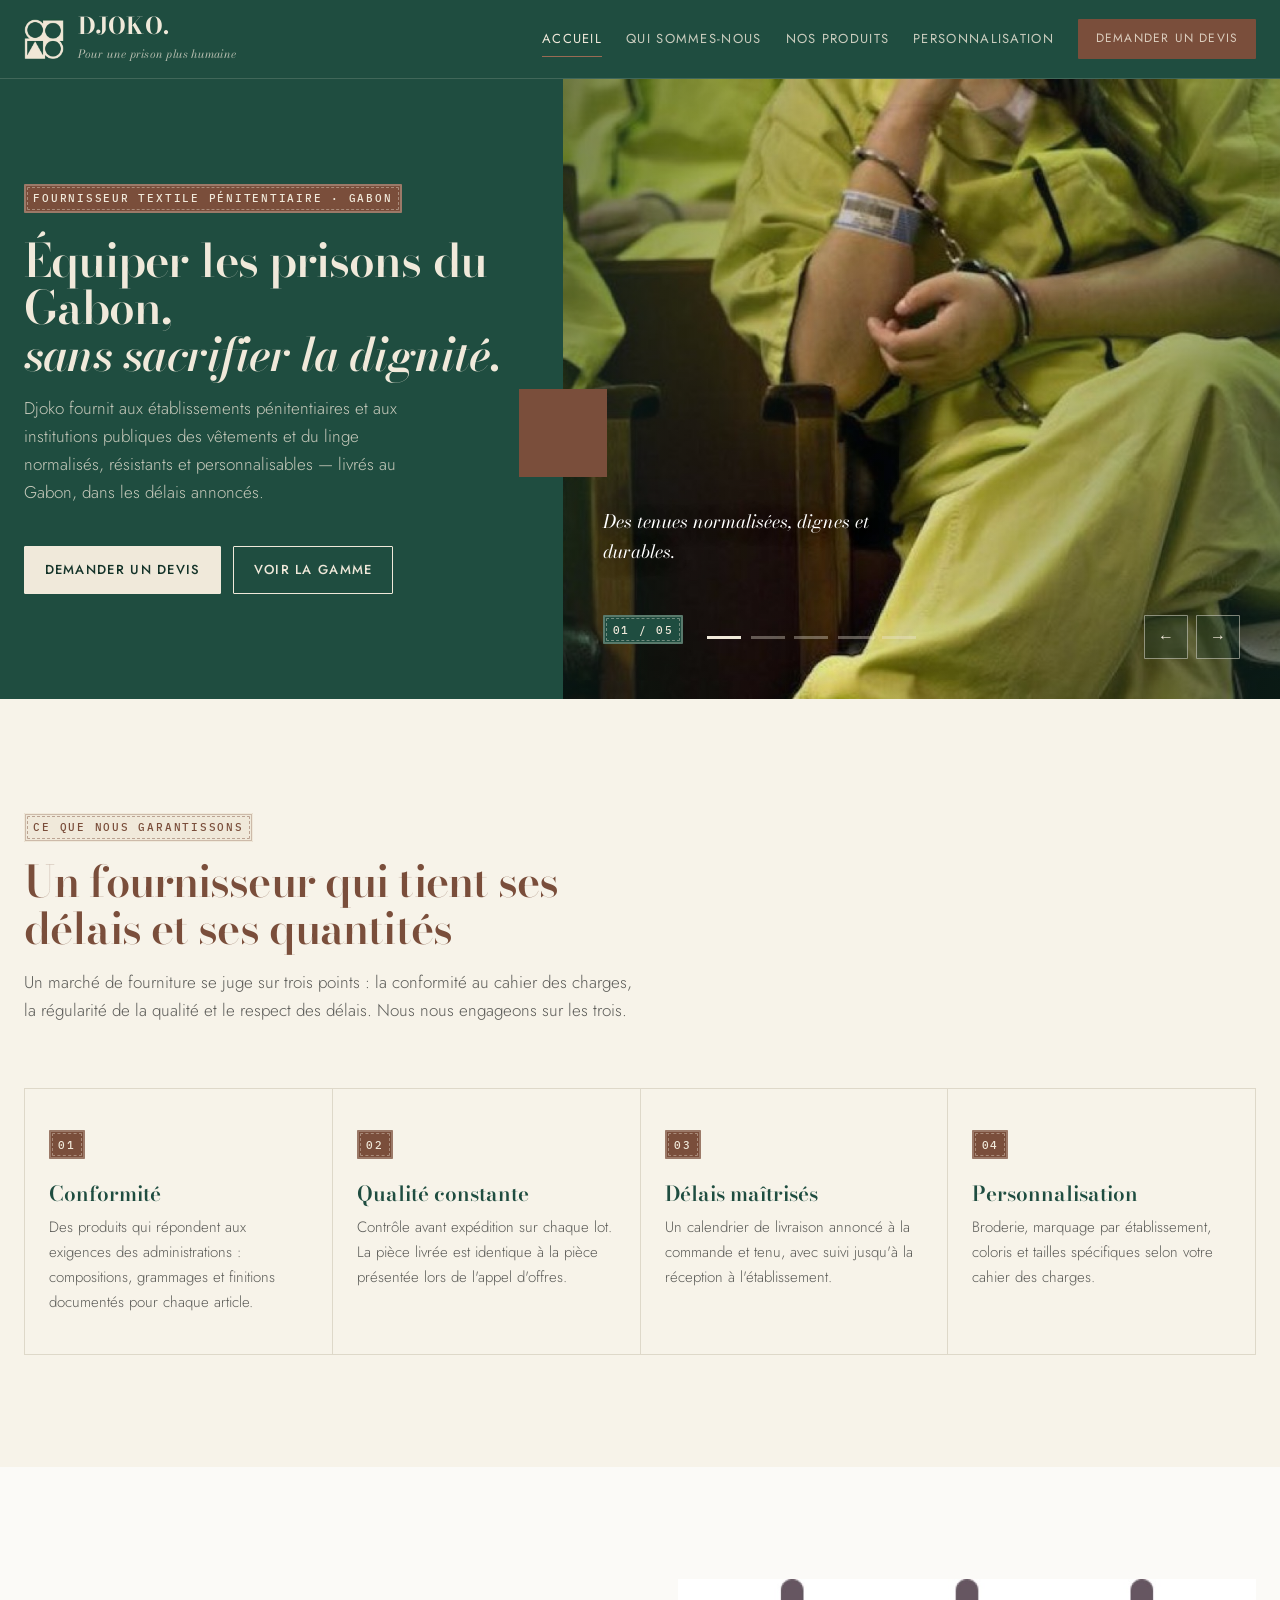
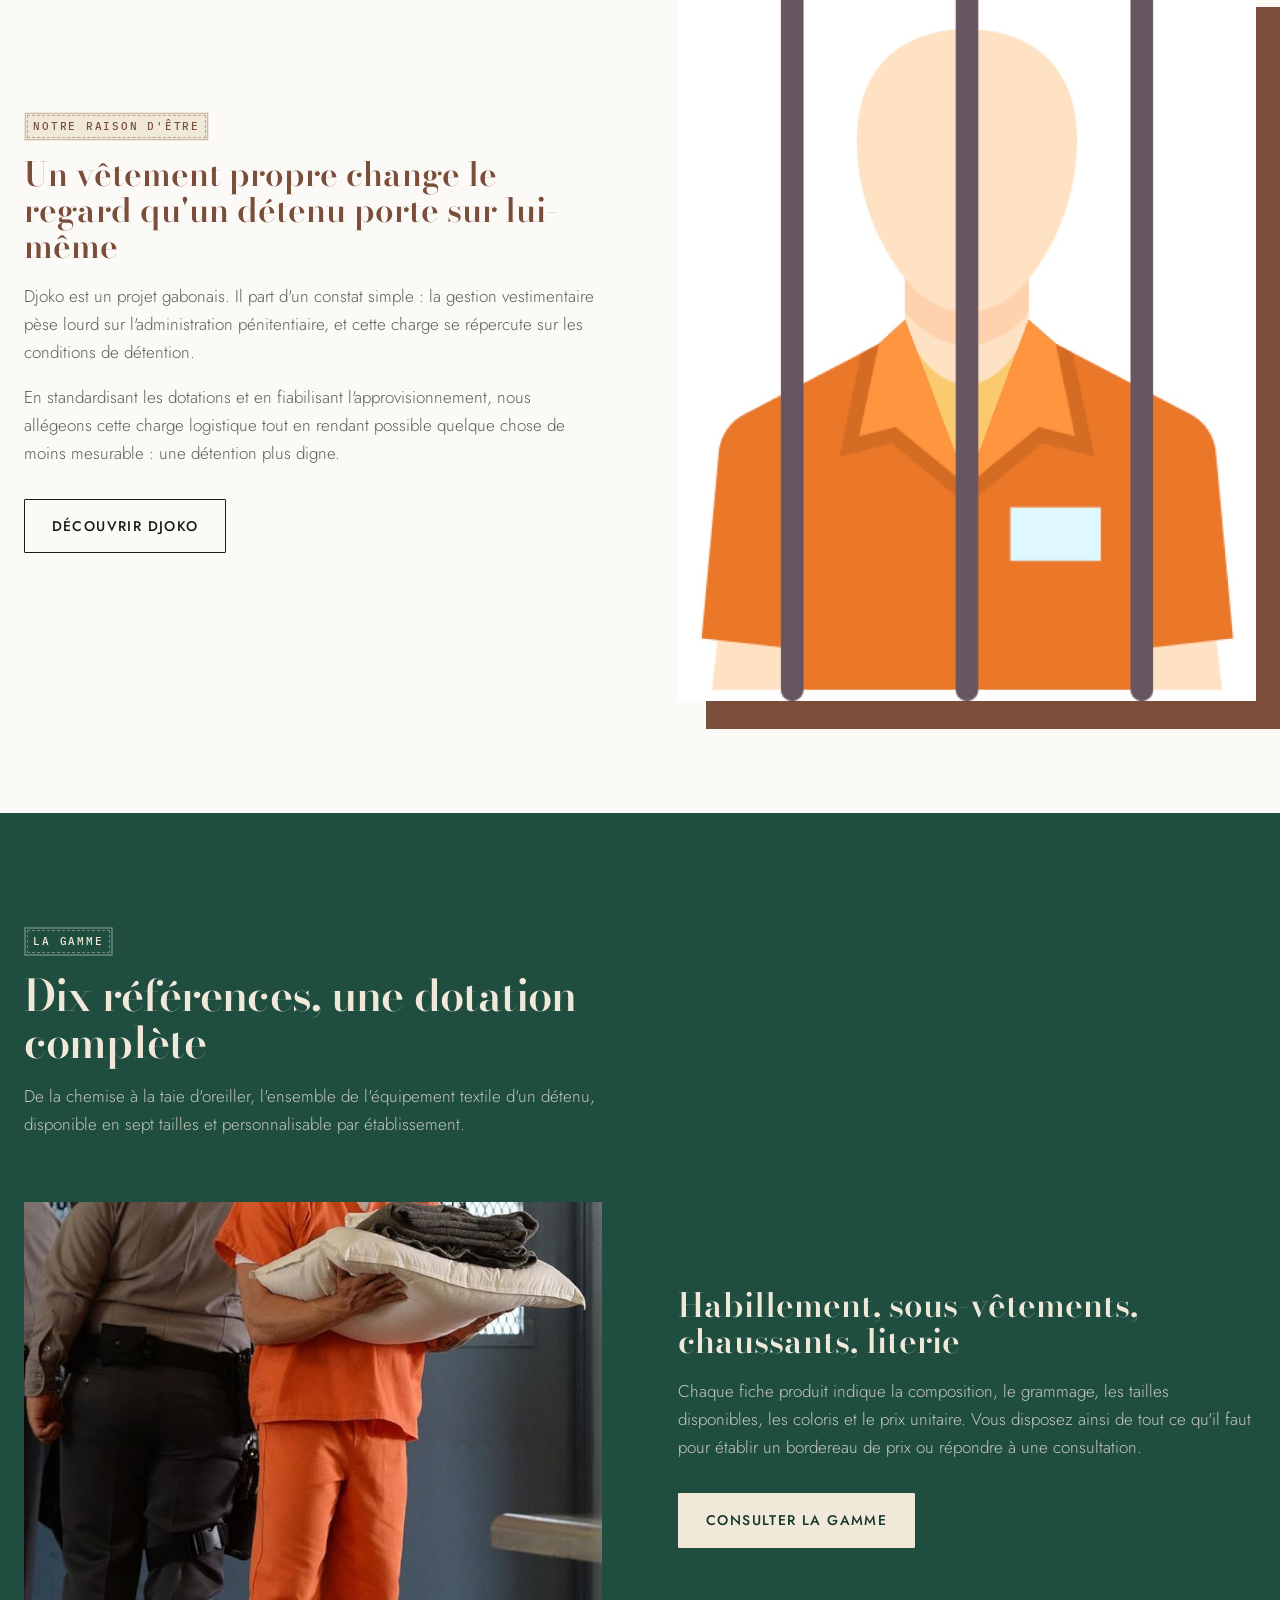
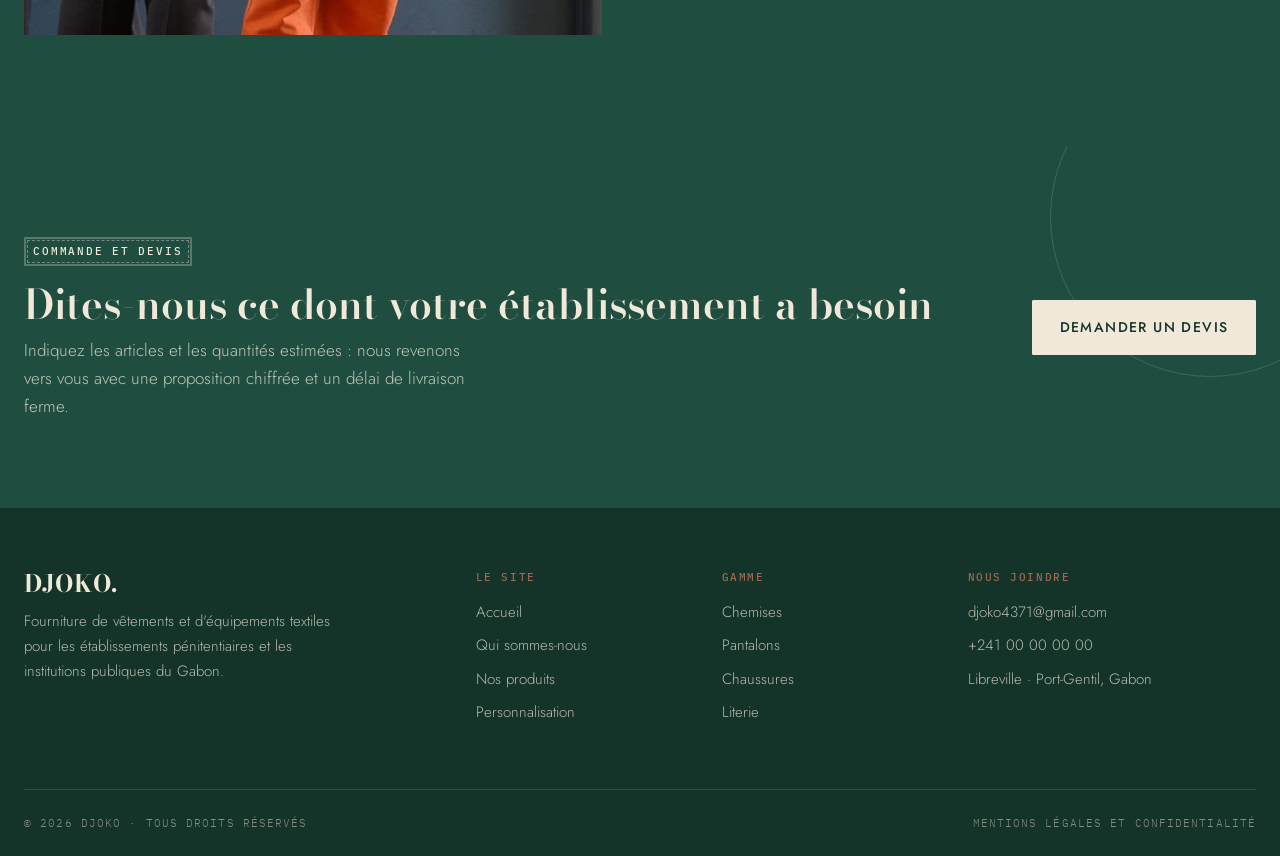
<file: index.html>
<!DOCTYPE html>
<html lang="fr">
<head>
<meta charset="utf-8">
<meta name="viewport" content="width=device-width, initial-scale=1">
<title>Djoko — Vêtements et linge pour établissements pénitentiaires au Gabon</title>
<meta name="description" content="Djoko fournit aux prisons et institutions publiques du Gabon des uniformes, sous-vêtements, chaussants et linge de lit normalisés, durables et personnalisables. Devis sous 48 h.">
<link rel="canonical" href="https://www.djoko.store/">
<meta property="og:type" content="website">
<meta property="og:locale" content="fr_FR">
<meta property="og:site_name" content="Djoko">
<meta property="og:title" content="Djoko — Vêtements et linge pour établissements pénitentiaires au Gabon">
<meta property="og:description" content="Djoko fournit aux prisons et institutions publiques du Gabon des uniformes, sous-vêtements, chaussants et linge de lit normalisés, durables et personnalisables. Devis sous 48 h.">
<meta property="og:url" content="https://www.djoko.store/">
<meta property="og:image" content="https://www.djoko.store/images/partage.jpg">
<meta name="theme-color" content="#1F4D40">
<link rel="icon" href="images/favicon.svg" type="image/svg+xml">
<link rel="preconnect" href="https://fonts.googleapis.com">
<link rel="preconnect" href="https://fonts.gstatic.com" crossorigin>
<link href="https://fonts.googleapis.com/css2?family=Bodoni+Moda:ital,opsz,wght@0,6..96,400..700;1,6..96,400..600&family=Jost:wght@300;400;500&family=IBM+Plex+Mono:wght@400;500&display=swap" rel="stylesheet">
<link rel="stylesheet" href="assets/css/djoko.css">
<script type="application/ld+json">
{
  "@context": "https://schema.org",
  "@type": "Organization",
  "name": "Djoko",
  "slogan": "Pour une prison plus humaine",
  "url": "https://www.djoko.store",
  "logo": "https://www.djoko.store/images/logo.png",
  "email": "djoko4371@gmail.com",
  "telephone": "+24100000000",
  "areaServed": "GA",
  "address": {
    "@type": "PostalAddress",
    "addressLocality": "Libreville",
    "addressCountry": "GA"
  },
  "description": "Fourniture de vêtements et d'équipements textiles pour les établissements pénitentiaires et les institutions publiques du Gabon."
}
</script>
</head>
<body>
<a class="evite" href="#contenu">Aller au contenu</a>
<header class="entete">
  <div class="shell entete__interieur">
    <a class="marque" href="index.html">
      <img class="marque__sigle" src="images/logo-monogramme.png" alt="" width="256" height="256" aria-hidden="true">
      <span>
        <span class="marque__nom">DJOKO.</span>
        <span class="marque__baseline">Pour une prison plus humaine</span>
      </span>
    </a>
    <button class="bascule" aria-expanded="false" aria-controls="navigation">Menu</button>
    <nav class="navigation" id="navigation" aria-label="Navigation principale">
        <a href="index.html" aria-current="page">Accueil</a>
        <a href="a-propos.html">Qui sommes-nous</a>
        <a href="produits.html">Nos produits</a>
        <a href="personnalisation.html">Personnalisation</a>
      <a class="bouton bouton--plein" href="devis.html">Demander un devis</a>
    </nav>
  </div>
</header>
<main id="contenu">
<section class="bandeau">
  <div class="bandeau__texte">
    <span class="matricule matricule--brun">Fournisseur textile pénitentiaire &middot; Gabon</span>
    <h1>Équiper les prisons du Gabon,<br><em>sans sacrifier la dignité.</em></h1>
    <p class="bandeau__accroche">Djoko fournit aux établissements pénitentiaires et aux institutions
      publiques des vêtements et du linge normalisés, résistants et personnalisables — livrés au Gabon,
      dans les délais annoncés.</p>
    <div class="bandeau__actions">
      <a class="bouton bouton--creme" href="devis.html">Demander un devis</a>
      <a class="bouton bouton--ligne" href="produits.html">Voir la gamme</a>
    </div>
  </div>

  <div class="diapo" tabindex="0" role="region" aria-roledescription="diaporama" aria-label="Nos produits en situation">
    <div class="diapo__piste">
      <div class="diapo__vue est-active" role="group" aria-roledescription="diapositive" aria-label="1 sur 5" aria-hidden="false">
        <figure class="emplacement" data-nom="images/accueil-01.jpg" data-format="1600×1200 px">
      <img src="images/accueil-01.jpg" alt="Uniforme complet porté en établissement" loading="lazy" width="1600" height="1100">
    </figure>
        <p class="diapo__legende">Des tenues normalisées, dignes et durables.</p>
      </div>
      <div class="diapo__vue" role="group" aria-roledescription="diapositive" aria-label="2 sur 5" aria-hidden="true">
        <figure class="emplacement" data-nom="images/accueil-02.jpg" data-format="1600×1200 px">
      <img src="images/accueil-02.jpg" alt="Chemise Djoko avec matricule brodé" loading="lazy" width="1600" height="1100">
    </figure>
        <p class="diapo__legende">Chaque pièce marquée au numéro de l'établissement.</p>
      </div>
      <div class="diapo__vue" role="group" aria-roledescription="diapositive" aria-label="3 sur 5" aria-hidden="true">
        <figure class="emplacement" data-nom="images/accueil-03.jpg" data-format="1600×1200 px">
      <img src="images/accueil-03.jpg" alt="Atelier de préparation des commandes" loading="lazy" width="1600" height="1100">
    </figure>
        <p class="diapo__legende">Des dotations préparées lot par lot, contrôlées avant expédition.</p>
      </div>
      <div class="diapo__vue" role="group" aria-roledescription="diapositive" aria-label="4 sur 5" aria-hidden="true">
        <figure class="emplacement" data-nom="images/accueil-04.jpg" data-format="1600×1200 px">
      <img src="images/accueil-04.jpg" alt="Literie et linge de collectivité" loading="lazy" width="1600" height="1100">
    </figure>
        <p class="diapo__legende">Draps et taies conçus pour les lavages intensifs.</p>
      </div>
      <div class="diapo__vue" role="group" aria-roledescription="diapositive" aria-label="5 sur 5" aria-hidden="true">
        <figure class="emplacement" data-nom="images/accueil-05.jpg" data-format="1600×1200 px">
      <img src="images/accueil-05.jpg" alt="Livraison à l'établissement" loading="lazy" width="1600" height="1100">
    </figure>
        <p class="diapo__legende">Livré à Libreville, Port-Gentil et dans tout le Gabon.</p>
      </div>
    </div>
    <div class="diapo__ombre" aria-hidden="true"></div>
    <div class="diapo__barre">
      <span class="matricule matricule--vert" data-compteur>01 / 05</span>
      <div class="diapo__puces" role="tablist" aria-label="Choisir une diapositive">
          <button class="diapo__puce" role="tab" aria-selected="true" aria-label="Diapositive 1"></button>
          <button class="diapo__puce" role="tab" aria-selected="false" aria-label="Diapositive 2"></button>
          <button class="diapo__puce" role="tab" aria-selected="false" aria-label="Diapositive 3"></button>
          <button class="diapo__puce" role="tab" aria-selected="false" aria-label="Diapositive 4"></button>
          <button class="diapo__puce" role="tab" aria-selected="false" aria-label="Diapositive 5"></button>
      </div>
      <div class="diapo__fleches">
        <button class="diapo__fleche" data-precedent aria-label="Diapositive précédente">&#8592;</button>
        <button class="diapo__fleche" data-suivant aria-label="Diapositive suivante">&#8594;</button>
      </div>
    </div>
  </div>
</section>

<section class="section section--creme">
  <div class="shell">
    <div class="entete-section revele">
      <span class="matricule">Ce que nous garantissons</span>
      <h2>Un fournisseur qui tient ses délais et ses quantités</h2>
      <p>Un marché de fourniture se juge sur trois points : la conformité au cahier des charges,
        la régularité de la qualité et le respect des délais. Nous nous engageons sur les trois.</p>
    </div>
    <div class="engagements revele">
      <article class="engagement">
        <span class="matricule matricule--brun">01</span>
        <h3>Conformité</h3>
        <p>Des produits qui répondent aux exigences des administrations : compositions, grammages
          et finitions documentés pour chaque article.</p>
      </article>
      <article class="engagement">
        <span class="matricule matricule--brun">02</span>
        <h3>Qualité constante</h3>
        <p>Contrôle avant expédition sur chaque lot. La pièce livrée est identique à la pièce
          présentée lors de l'appel d'offres.</p>
      </article>
      <article class="engagement">
        <span class="matricule matricule--brun">03</span>
        <h3>Délais maîtrisés</h3>
        <p>Un calendrier de livraison annoncé à la commande et tenu, avec suivi jusqu'à la
          réception à l'établissement.</p>
      </article>
      <article class="engagement">
        <span class="matricule matricule--brun">04</span>
        <h3>Personnalisation</h3>
        <p>Broderie, marquage par établissement, coloris et tailles spécifiques selon votre
          cahier des charges.</p>
      </article>
    </div>
  </div>
</section>

<section class="section">
  <div class="shell">
    <div class="duo revele">
      <div class="duo__texte">
        <span class="matricule">Notre raison d'être</span>
        <h3>Un vêtement propre change le regard qu'un détenu porte sur lui-même</h3>
        <p>Djoko est un projet gabonais. Il part d'un constat simple : la gestion vestimentaire pèse
          lourd sur l'administration pénitentiaire, et cette charge se répercute sur les conditions de
          détention.</p>
        <p>En standardisant les dotations et en fiabilisant l'approvisionnement, nous allégeons cette
          charge logistique tout en rendant possible quelque chose de moins mesurable : une détention
          plus digne.</p>
        <p style="margin-top:2rem"><a class="bouton bouton--sombre" href="a-propos.html">Découvrir Djoko</a></p>
      </div>
      <div class="duo__media">
        <div class="cadre"><figure class="emplacement" data-nom="images/apropos-portrait.jpg" data-format="1000×1250 px" style="aspect-ratio:4/5">
      <img src="images/apropos-portrait.jpg" alt="Détenu portant un uniforme Djoko" loading="lazy" width="1600" height="1100">
    </figure></div>
      </div>
    </div>
  </div>
</section>

<section class="section section--vert">
  <div class="shell">
    <div class="entete-section revele">
      <span class="matricule matricule--vert">La gamme</span>
      <h2>Dix références, une dotation complète</h2>
      <p>De la chemise à la taie d'oreiller, l'ensemble de l'équipement textile d'un détenu,
        disponible en sept tailles et personnalisable par établissement.</p>
    </div>
    <div class="duo revele">
      <div class="duo__media">
        <div class="cadre cadre--vert"><figure class="emplacement" data-nom="images/gamme-apercu.jpg" data-format="1200×900 px" style="aspect-ratio:4/3">
      <img src="images/gamme-apercu.jpg" alt="Aperçu de la gamme textile Djoko" loading="lazy" width="1600" height="1100">
    </figure></div>
      </div>
      <div class="duo__texte">
        <h3>Habillement, sous-vêtements, chaussants, literie</h3>
        <p>Chaque fiche produit indique la composition, le grammage, les tailles disponibles, les
          coloris et le prix unitaire. Vous disposez ainsi de tout ce qu'il faut pour établir un
          bordereau de prix ou répondre à une consultation.</p>
        <p style="margin-top:2rem">
          <a class="bouton bouton--creme" href="produits.html">Consulter la gamme</a>
        </p>
      </div>
    </div>
  </div>
</section>

<section class="appel">
  <div class="shell appel__interieur">
    <div>
      <span class="matricule matricule--vert">Commande et devis</span>
      <h2>Dites-nous ce dont votre établissement a besoin</h2>
      <p>Indiquez les articles et les quantités estimées : nous revenons vers vous avec une
        proposition chiffrée et un délai de livraison ferme.</p>
    </div>
    <a class="bouton bouton--creme" href="devis.html">Demander un devis</a>
  </div>
</section>
</main>
<footer class="pied">
  <div class="shell">
    <div class="pied__grille">
      <div>
        <span class="marque__nom" style="font-family:var(--serif);font-size:1.5rem;color:var(--creme)">DJOKO.</span>
        <p style="margin:.6rem 0 0;max-width:34ch">Fourniture de vêtements et d'équipements textiles
        pour les établissements pénitentiaires et les institutions publiques du Gabon.</p>
      </div>
      <div>
        <h3>Le site</h3>
        <ul>
          <li><a href="index.html">Accueil</a></li>
          <li><a href="a-propos.html">Qui sommes-nous</a></li>
          <li><a href="produits.html">Nos produits</a></li>
          <li><a href="personnalisation.html">Personnalisation</a></li>
        </ul>
      </div>
      <div>
        <h3>Gamme</h3>
        <ul>
          <li><a href="produits.html#chemise">Chemises</a></li>
          <li><a href="produits.html#pantalon">Pantalons</a></li>
          <li><a href="produits.html#chaussures">Chaussures</a></li>
          <li><a href="produits.html#drap">Literie</a></li>
        </ul>
      </div>
      <div>
        <h3>Nous joindre</h3>
        <ul>
          <li><a href="mailto:djoko4371@gmail.com">djoko4371@gmail.com</a></li>
          <li><a href="tel:+24100000000">+241 00 00 00 00</a></li>
          <li>Libreville &middot; Port-Gentil, Gabon</li>
        </ul>
      </div>
    </div>
    <div class="pied__bas">
      <span>&copy; <span data-annee>2026</span> Djoko &middot; Tous droits réservés</span>
      <a href="mentions-legales.html">Mentions légales et confidentialité</a>
    </div>
  </div>
</footer>
<script src="assets/js/djoko.js" defer></script>
</body>
</html>
</file>
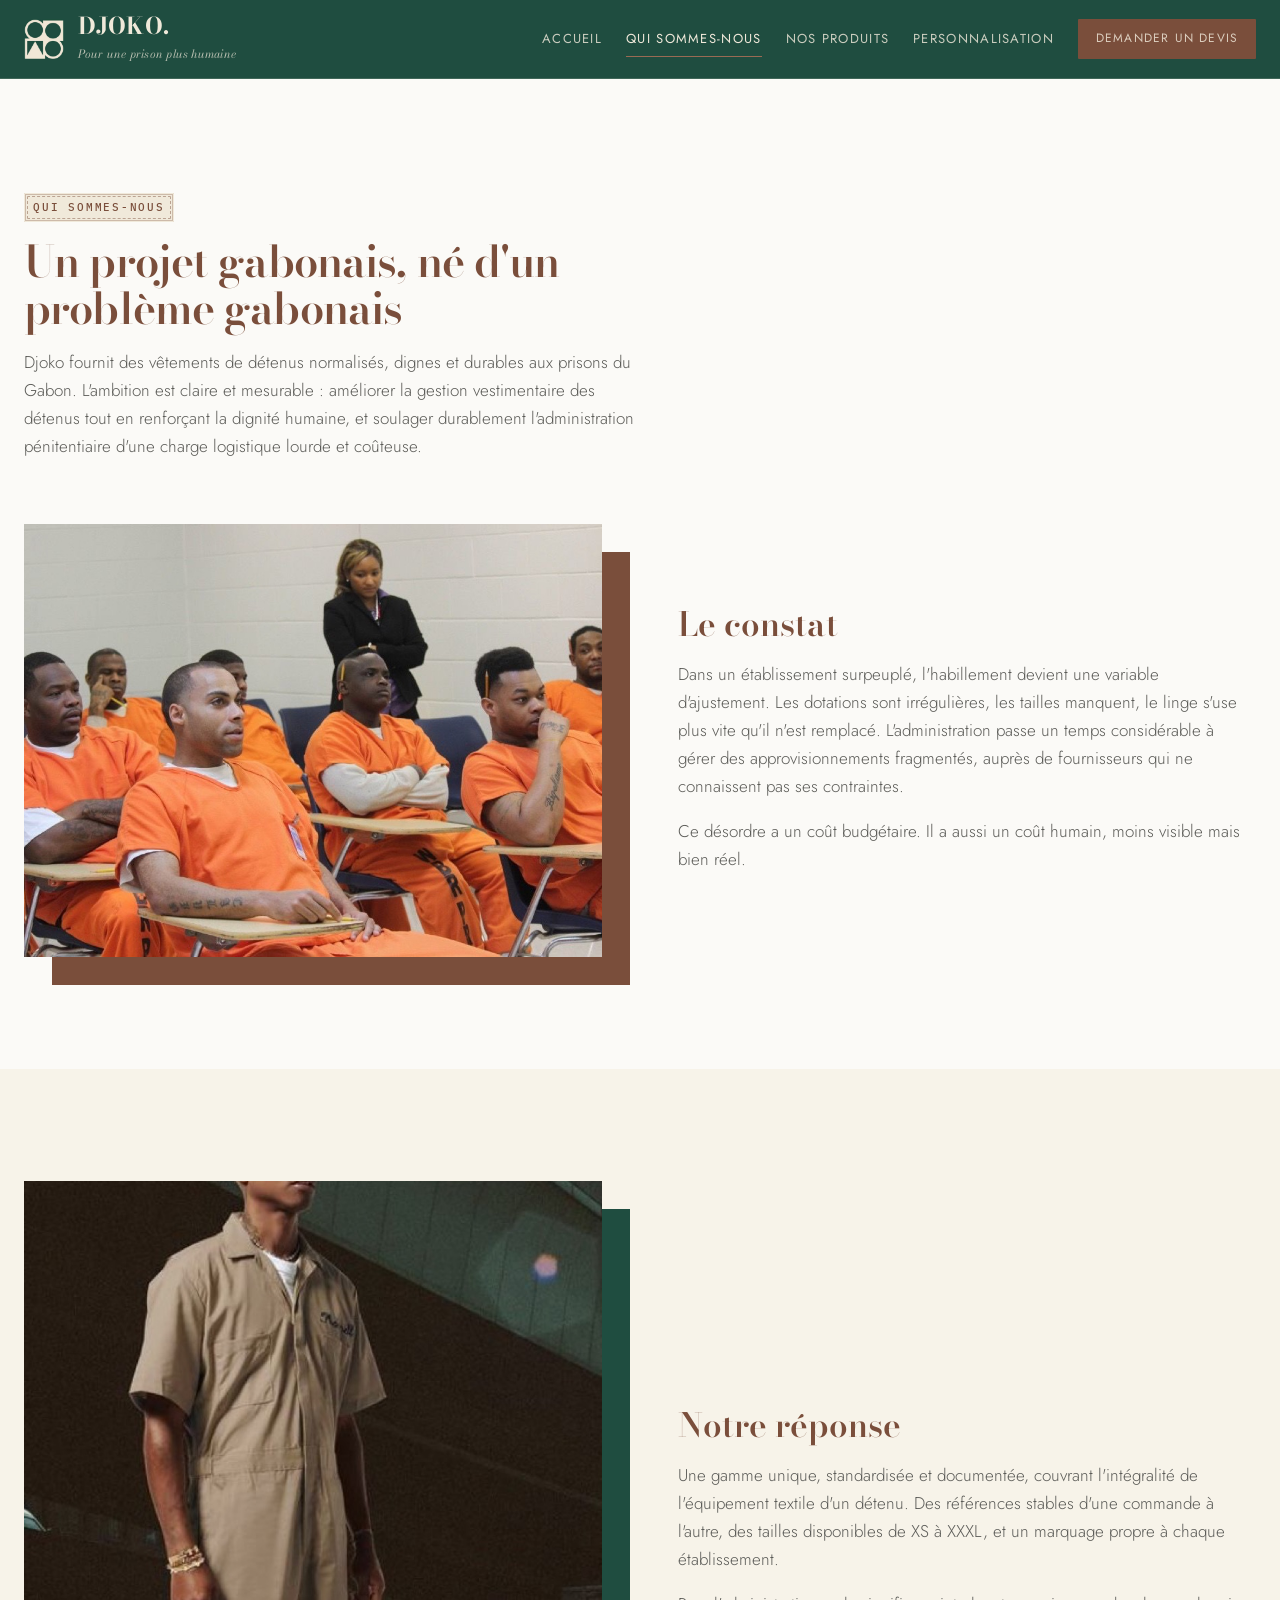
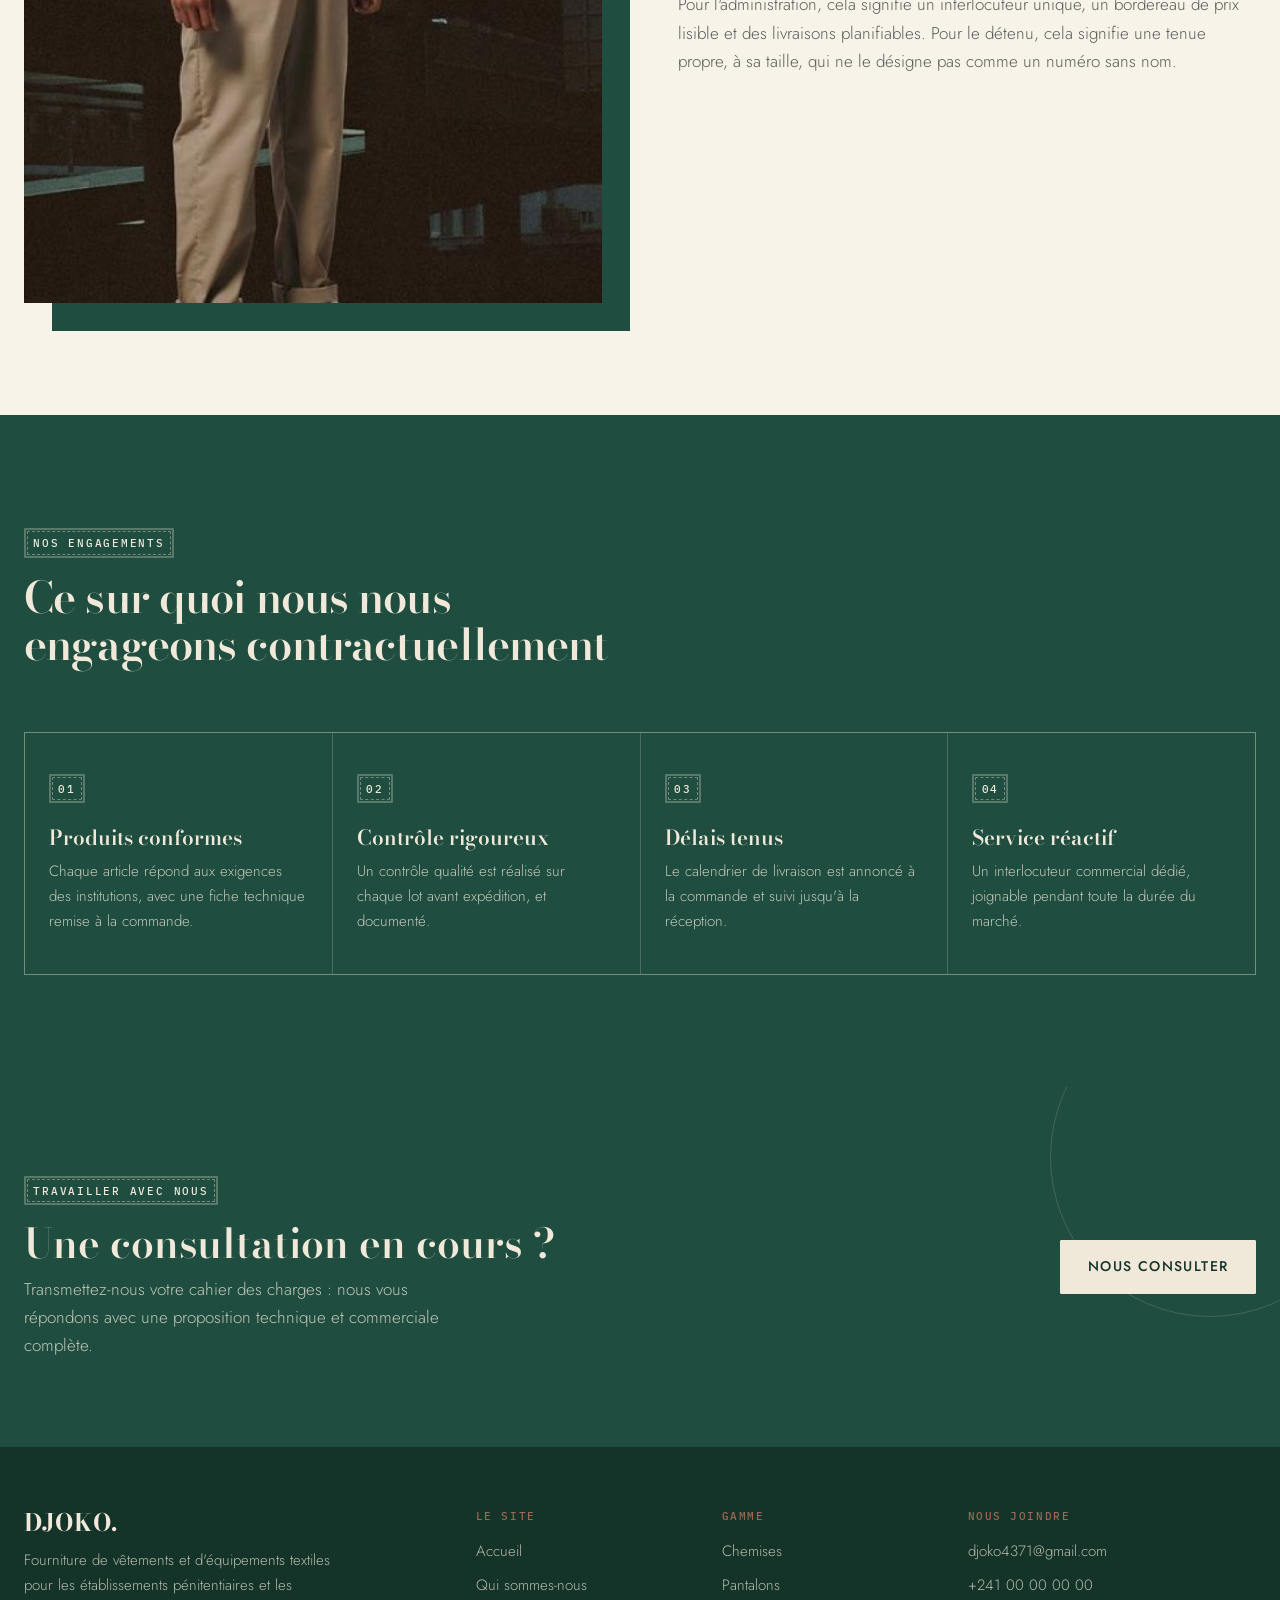
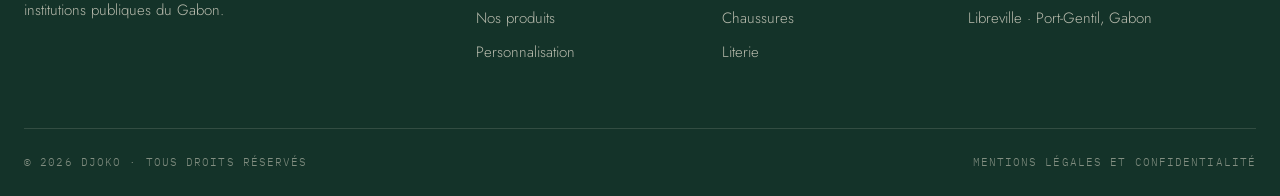
<file: a-propos.html>
<!DOCTYPE html>
<html lang="fr">
<head>
<meta charset="utf-8">
<meta name="viewport" content="width=device-width, initial-scale=1">
<title>Qui sommes-nous — Djoko, fournisseur textile pénitentiaire au Gabon</title>
<meta name="description" content="Djoko est un projet gabonais dédié à la fourniture de vêtements de détenus normalisés, dignes et durables. Découvrez notre mission et nos engagements.">
<link rel="canonical" href="https://www.djoko.store/a-propos.html">
<meta property="og:type" content="website">
<meta property="og:locale" content="fr_FR">
<meta property="og:site_name" content="Djoko">
<meta property="og:title" content="Qui sommes-nous — Djoko, fournisseur textile pénitentiaire au Gabon">
<meta property="og:description" content="Djoko est un projet gabonais dédié à la fourniture de vêtements de détenus normalisés, dignes et durables. Découvrez notre mission et nos engagements.">
<meta property="og:url" content="https://www.djoko.store/a-propos.html">
<meta property="og:image" content="https://www.djoko.store/images/partage.jpg">
<meta name="theme-color" content="#1F4D40">
<link rel="icon" href="images/favicon.svg" type="image/svg+xml">
<link rel="preconnect" href="https://fonts.googleapis.com">
<link rel="preconnect" href="https://fonts.gstatic.com" crossorigin>
<link href="https://fonts.googleapis.com/css2?family=Bodoni+Moda:ital,opsz,wght@0,6..96,400..700;1,6..96,400..600&family=Jost:wght@300;400;500&family=IBM+Plex+Mono:wght@400;500&display=swap" rel="stylesheet">
<link rel="stylesheet" href="assets/css/djoko.css">

</head>
<body>
<a class="evite" href="#contenu">Aller au contenu</a>
<header class="entete">
  <div class="shell entete__interieur">
    <a class="marque" href="index.html">
      <img class="marque__sigle" src="images/logo-monogramme.png" alt="" width="256" height="256" aria-hidden="true">
      <span>
        <span class="marque__nom">DJOKO.</span>
        <span class="marque__baseline">Pour une prison plus humaine</span>
      </span>
    </a>
    <button class="bascule" aria-expanded="false" aria-controls="navigation">Menu</button>
    <nav class="navigation" id="navigation" aria-label="Navigation principale">
        <a href="index.html">Accueil</a>
        <a href="a-propos.html" aria-current="page">Qui sommes-nous</a>
        <a href="produits.html">Nos produits</a>
        <a href="personnalisation.html">Personnalisation</a>
      <a class="bouton bouton--plein" href="devis.html">Demander un devis</a>
    </nav>
  </div>
</header>
<main id="contenu">
<section class="section">
  <div class="shell">
    <div class="entete-section revele">
      <span class="matricule">Qui sommes-nous</span>
      <h2>Un projet gabonais, né d'un problème gabonais</h2>
      <p>Djoko fournit des vêtements de détenus normalisés, dignes et durables aux prisons du Gabon.
        L'ambition est claire et mesurable : améliorer la gestion vestimentaire des détenus tout en
        renforçant la dignité humaine, et soulager durablement l'administration pénitentiaire d'une
        charge logistique lourde et coûteuse.</p>
    </div>

    <div class="duo revele">
      <div class="duo__media">
        <div class="cadre"><figure class="emplacement" data-nom="images/apropos-01.jpg" data-format="1200×900 px" style="aspect-ratio:4/3">
      <img src="images/apropos-01.jpg" alt="Établissement pénitentiaire au Gabon" loading="lazy" width="1600" height="1100">
    </figure></div>
      </div>
      <div class="duo__texte">
        <h3>Le constat</h3>
        <p>Dans un établissement surpeuplé, l'habillement devient une variable d'ajustement. Les
          dotations sont irrégulières, les tailles manquent, le linge s'use plus vite qu'il n'est
          remplacé. L'administration passe un temps considérable à gérer des approvisionnements
          fragmentés, auprès de fournisseurs qui ne connaissent pas ses contraintes.</p>
        <p>Ce désordre a un coût budgétaire. Il a aussi un coût humain, moins visible mais bien réel.</p>
      </div>
    </div>
  </div>
</section>

<section class="section section--creme">
  <div class="shell">
    <div class="duo duo--inverse revele">
      <div class="duo__media">
        <div class="cadre cadre--vert"><figure class="emplacement" data-nom="images/apropos-02.jpg" data-format="1000×1250 px" style="aspect-ratio:4/5">
      <img src="images/apropos-02.jpg" alt="Uniforme Djoko marqué au numéro d'établissement" loading="lazy" width="1600" height="1100">
    </figure></div>
      </div>
      <div class="duo__texte">
        <h3>Notre réponse</h3>
        <p>Une gamme unique, standardisée et documentée, couvrant l'intégralité de l'équipement
          textile d'un détenu. Des références stables d'une commande à l'autre, des tailles
          disponibles de XS à XXXL, et un marquage propre à chaque établissement.</p>
        <p>Pour l'administration, cela signifie un interlocuteur unique, un bordereau de prix lisible
          et des livraisons planifiables. Pour le détenu, cela signifie une tenue propre, à sa taille,
          qui ne le désigne pas comme un numéro sans nom.</p>
      </div>
    </div>
  </div>
</section>

<section class="section section--vert">
  <div class="shell">
    <div class="entete-section revele">
      <span class="matricule matricule--vert">Nos engagements</span>
      <h2>Ce sur quoi nous nous engageons contractuellement</h2>
    </div>
    <div class="engagements revele" style="background:rgba(240,233,218,.2);border-color:rgba(240,233,218,.25)">
      <article class="engagement" style="background:var(--vert)">
        <span class="matricule matricule--vert">01</span>
        <h3 style="color:var(--creme)">Produits conformes</h3>
        <p style="color:rgba(240,233,218,.78)">Chaque article répond aux exigences des institutions,
          avec une fiche technique remise à la commande.</p>
      </article>
      <article class="engagement" style="background:var(--vert)">
        <span class="matricule matricule--vert">02</span>
        <h3 style="color:var(--creme)">Contrôle rigoureux</h3>
        <p style="color:rgba(240,233,218,.78)">Un contrôle qualité est réalisé sur chaque lot avant
          expédition, et documenté.</p>
      </article>
      <article class="engagement" style="background:var(--vert)">
        <span class="matricule matricule--vert">03</span>
        <h3 style="color:var(--creme)">Délais tenus</h3>
        <p style="color:rgba(240,233,218,.78)">Le calendrier de livraison est annoncé à la commande
          et suivi jusqu'à la réception.</p>
      </article>
      <article class="engagement" style="background:var(--vert)">
        <span class="matricule matricule--vert">04</span>
        <h3 style="color:var(--creme)">Service réactif</h3>
        <p style="color:rgba(240,233,218,.78)">Un interlocuteur commercial dédié, joignable pendant
          toute la durée du marché.</p>
      </article>
    </div>
  </div>
</section>

<section class="appel">
  <div class="shell appel__interieur">
    <div>
      <span class="matricule matricule--vert">Travailler avec nous</span>
      <h2>Une consultation en cours&nbsp;?</h2>
      <p>Transmettez-nous votre cahier des charges : nous vous répondons avec une proposition
        technique et commerciale complète.</p>
    </div>
    <a class="bouton bouton--creme" href="devis.html">Nous consulter</a>
  </div>
</section>
</main>
<footer class="pied">
  <div class="shell">
    <div class="pied__grille">
      <div>
        <span class="marque__nom" style="font-family:var(--serif);font-size:1.5rem;color:var(--creme)">DJOKO.</span>
        <p style="margin:.6rem 0 0;max-width:34ch">Fourniture de vêtements et d'équipements textiles
        pour les établissements pénitentiaires et les institutions publiques du Gabon.</p>
      </div>
      <div>
        <h3>Le site</h3>
        <ul>
          <li><a href="index.html">Accueil</a></li>
          <li><a href="a-propos.html">Qui sommes-nous</a></li>
          <li><a href="produits.html">Nos produits</a></li>
          <li><a href="personnalisation.html">Personnalisation</a></li>
        </ul>
      </div>
      <div>
        <h3>Gamme</h3>
        <ul>
          <li><a href="produits.html#chemise">Chemises</a></li>
          <li><a href="produits.html#pantalon">Pantalons</a></li>
          <li><a href="produits.html#chaussures">Chaussures</a></li>
          <li><a href="produits.html#drap">Literie</a></li>
        </ul>
      </div>
      <div>
        <h3>Nous joindre</h3>
        <ul>
          <li><a href="mailto:djoko4371@gmail.com">djoko4371@gmail.com</a></li>
          <li><a href="tel:+24100000000">+241 00 00 00 00</a></li>
          <li>Libreville &middot; Port-Gentil, Gabon</li>
        </ul>
      </div>
    </div>
    <div class="pied__bas">
      <span>&copy; <span data-annee>2026</span> Djoko &middot; Tous droits réservés</span>
      <a href="mentions-legales.html">Mentions légales et confidentialité</a>
    </div>
  </div>
</footer>
<script src="assets/js/djoko.js" defer></script>
</body>
</html>
</file>
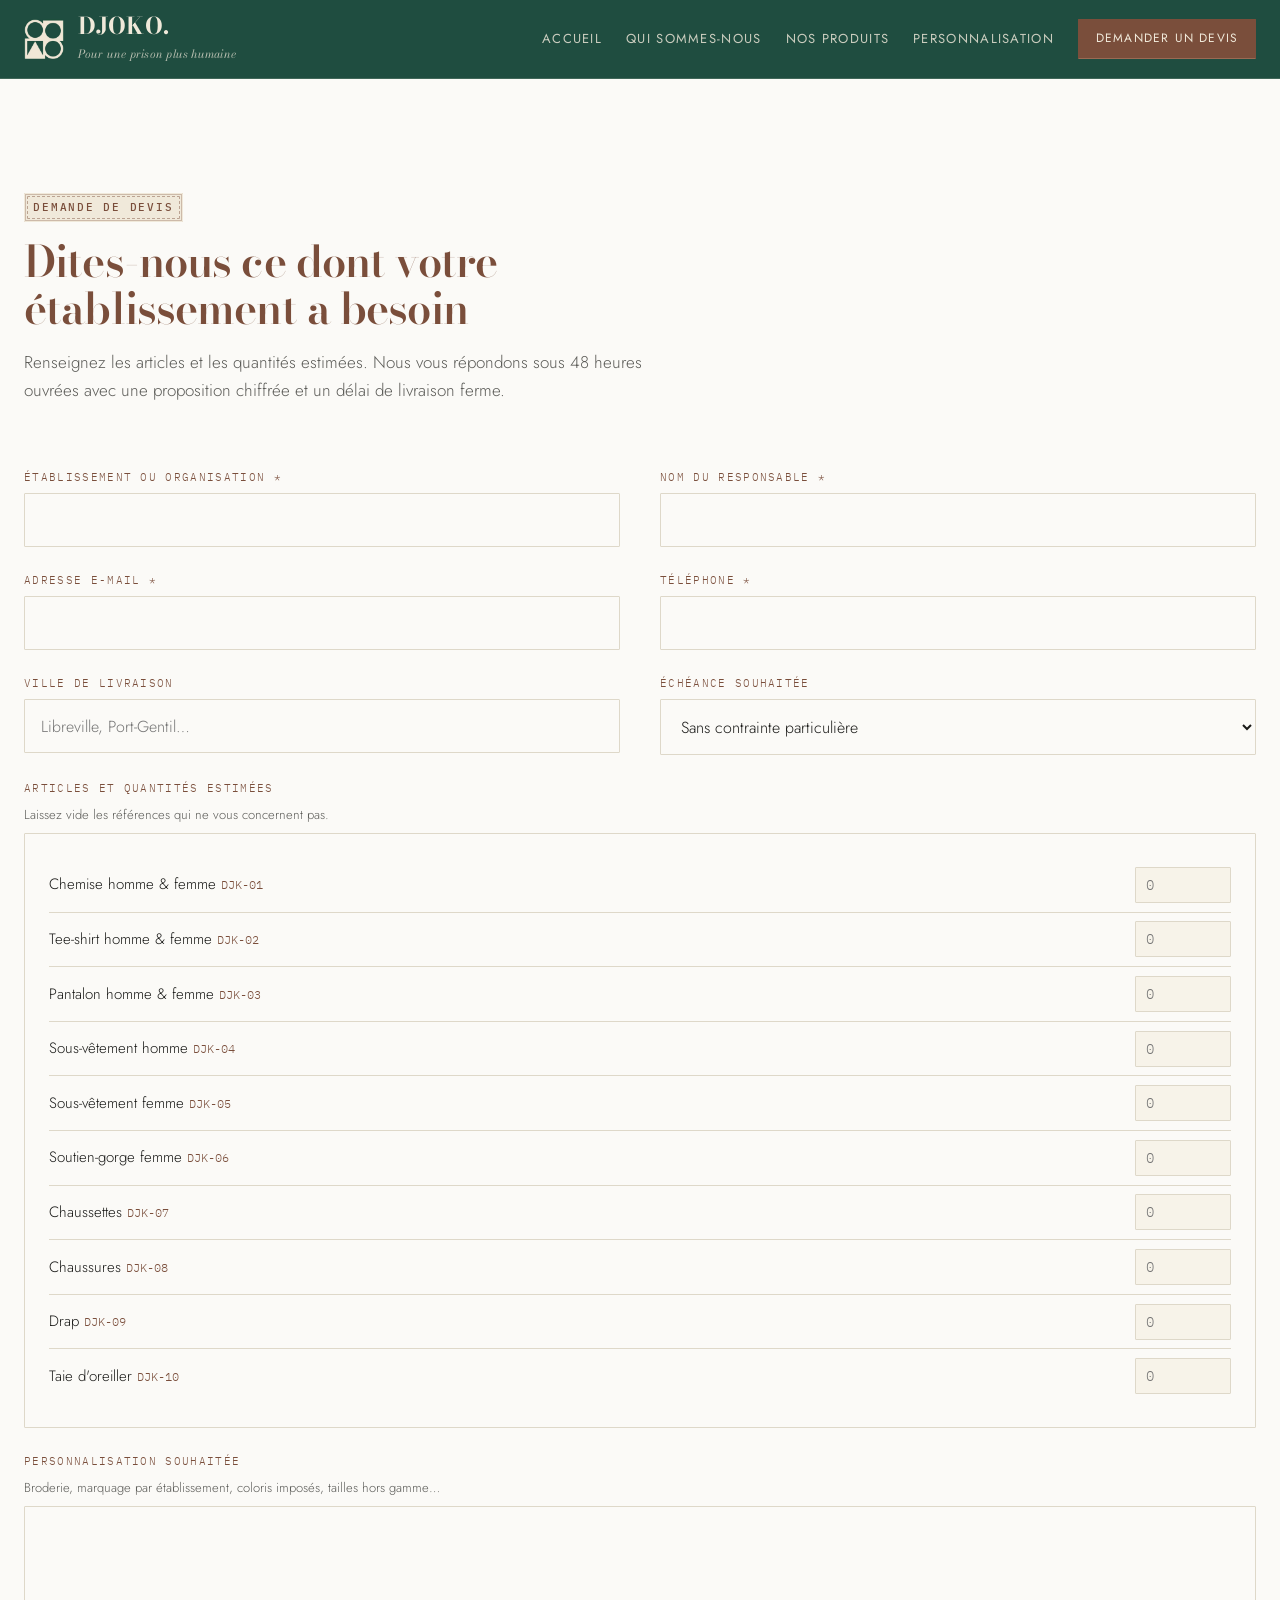
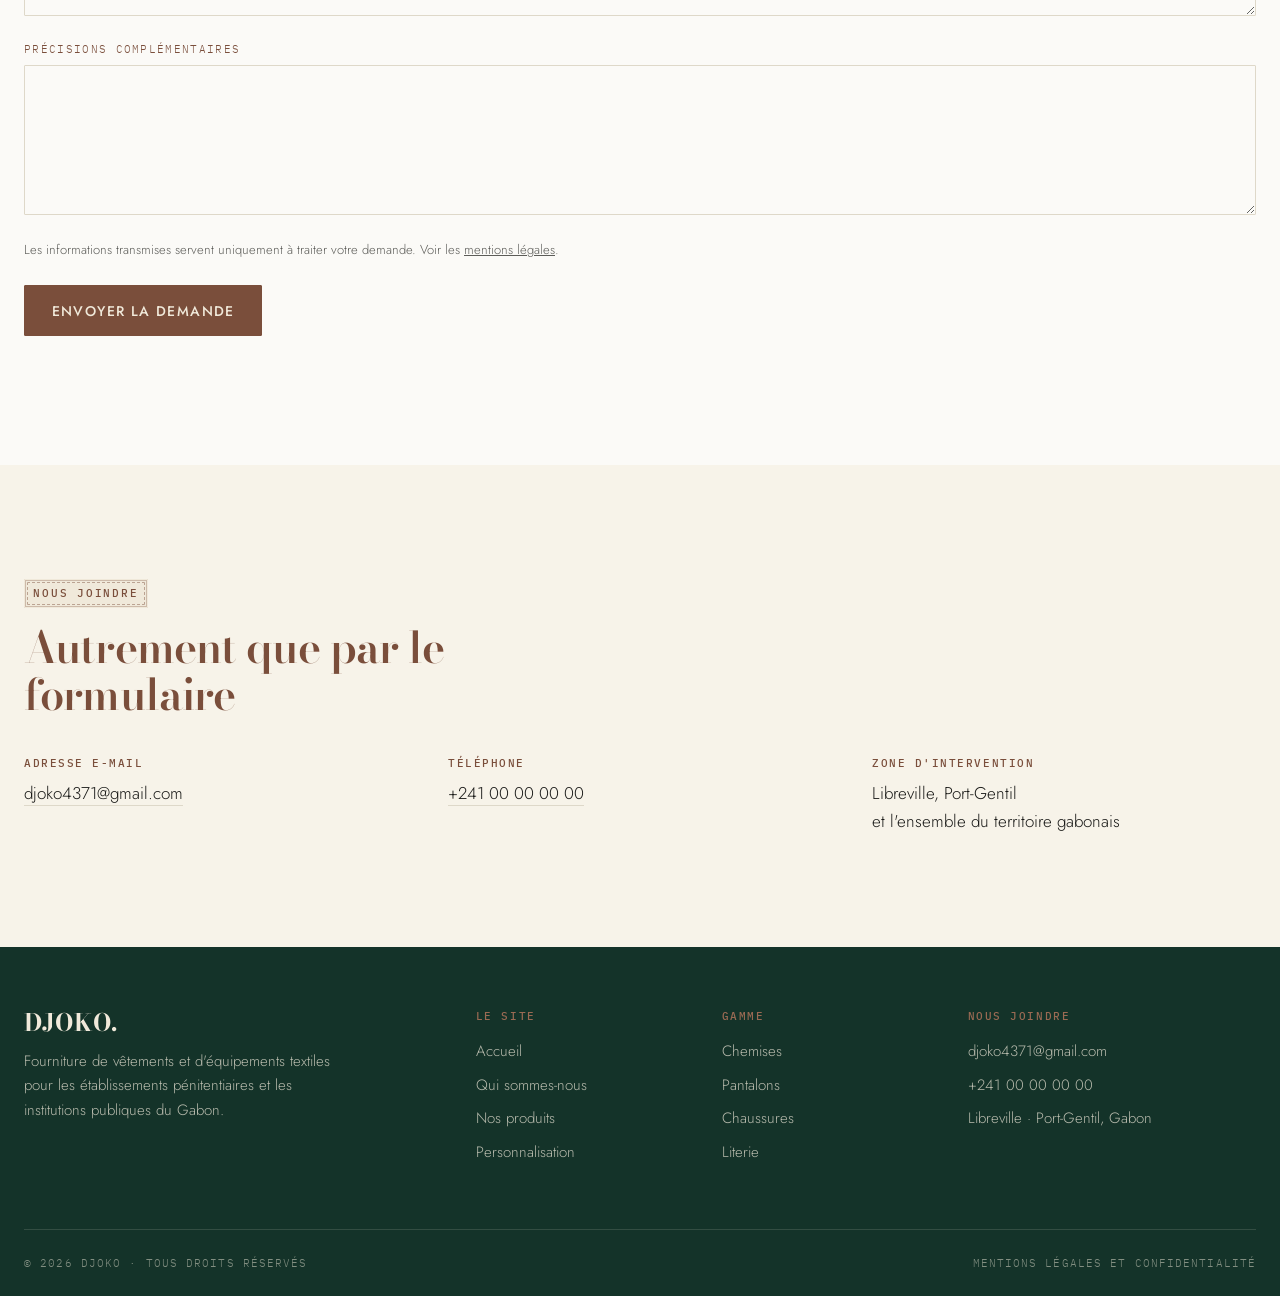
<file: devis.html>
<!DOCTYPE html>
<html lang="fr">
<head>
<meta charset="utf-8">
<meta name="viewport" content="width=device-width, initial-scale=1">
<title>Demander un devis — Djoko, fournisseur textile pénitentiaire au Gabon</title>
<meta name="description" content="Demandez un devis pour l'équipement textile de votre établissement : uniformes, sous-vêtements, chaussants et literie. Réponse sous 48 heures ouvrées.">
<link rel="canonical" href="https://www.djoko.store/devis.html">
<meta property="og:type" content="website">
<meta property="og:locale" content="fr_FR">
<meta property="og:site_name" content="Djoko">
<meta property="og:title" content="Demander un devis — Djoko, fournisseur textile pénitentiaire au Gabon">
<meta property="og:description" content="Demandez un devis pour l'équipement textile de votre établissement : uniformes, sous-vêtements, chaussants et literie. Réponse sous 48 heures ouvrées.">
<meta property="og:url" content="https://www.djoko.store/devis.html">
<meta property="og:image" content="https://www.djoko.store/images/partage.jpg">
<meta name="theme-color" content="#1F4D40">
<link rel="icon" href="images/favicon.svg" type="image/svg+xml">
<link rel="preconnect" href="https://fonts.googleapis.com">
<link rel="preconnect" href="https://fonts.gstatic.com" crossorigin>
<link href="https://fonts.googleapis.com/css2?family=Bodoni+Moda:ital,opsz,wght@0,6..96,400..700;1,6..96,400..600&family=Jost:wght@300;400;500&family=IBM+Plex+Mono:wght@400;500&display=swap" rel="stylesheet">
<link rel="stylesheet" href="assets/css/djoko.css">

</head>
<body>
<a class="evite" href="#contenu">Aller au contenu</a>
<header class="entete">
  <div class="shell entete__interieur">
    <a class="marque" href="index.html">
      <img class="marque__sigle" src="images/logo-monogramme.png" alt="" width="256" height="256" aria-hidden="true">
      <span>
        <span class="marque__nom">DJOKO.</span>
        <span class="marque__baseline">Pour une prison plus humaine</span>
      </span>
    </a>
    <button class="bascule" aria-expanded="false" aria-controls="navigation">Menu</button>
    <nav class="navigation" id="navigation" aria-label="Navigation principale">
        <a href="index.html">Accueil</a>
        <a href="a-propos.html">Qui sommes-nous</a>
        <a href="produits.html">Nos produits</a>
        <a href="personnalisation.html">Personnalisation</a>
      <a class="bouton bouton--plein" href="devis.html" aria-current="page">Demander un devis</a>
    </nav>
  </div>
</header>
<main id="contenu">
<section class="section">
  <div class="shell">
    <div class="entete-section revele">
      <span class="matricule">Demande de devis</span>
      <h2>Dites-nous ce dont votre établissement a besoin</h2>
      <p>Renseignez les articles et les quantités estimées. Nous vous répondons sous 48 heures
        ouvrées avec une proposition chiffrée et un délai de livraison ferme.</p>
    </div>

    <form id="formulaire-devis" novalidate>
      <div class="formulaire">
        <div class="champ">
          <label for="etablissement">Établissement ou organisation *</label>
          <input type="text" id="etablissement" name="etablissement" required autocomplete="organization">
        </div>
        <div class="champ">
          <label for="contact">Nom du responsable *</label>
          <input type="text" id="contact" name="contact" required autocomplete="name">
        </div>
        <div class="champ">
          <label for="courriel">Adresse e-mail *</label>
          <input type="email" id="courriel" name="courriel" required autocomplete="email">
        </div>
        <div class="champ">
          <label for="telephone">Téléphone *</label>
          <input type="tel" id="telephone" name="telephone" required autocomplete="tel">
        </div>
        <div class="champ">
          <label for="ville">Ville de livraison</label>
          <input type="text" id="ville" name="ville" autocomplete="address-level2" placeholder="Libreville, Port-Gentil…">
        </div>
        <div class="champ">
          <label for="echeance">Échéance souhaitée</label>
          <select id="echeance" name="echeance">
            <option value="">Sans contrainte particulière</option>
            <option>Sous 15 jours</option>
            <option>Sous 1 mois</option>
            <option>Sous 3 mois</option>
            <option>Marché pluriannuel</option>
          </select>
        </div>

        <div class="champ champ--large">
          <label>Articles et quantités estimées</label>
          <p class="champ__aide">Laissez vide les références qui ne vous concernent pas.</p>
          <div class="panier">
        <div class="panier__ligne">
          <span>Chemise homme &amp; femme <span style="font-family:var(--mono);font-size:.75rem;color:var(--brun)">DJK-01</span></span>
          <input type="number" min="0" step="1" name="qte-chemise" aria-label="Quantité — Chemise homme et femme" placeholder="0">
        </div>
        <div class="panier__ligne">
          <span>Tee-shirt homme &amp; femme <span style="font-family:var(--mono);font-size:.75rem;color:var(--brun)">DJK-02</span></span>
          <input type="number" min="0" step="1" name="qte-teeshirt" aria-label="Quantité — Tee-shirt homme et femme" placeholder="0">
        </div>
        <div class="panier__ligne">
          <span>Pantalon homme &amp; femme <span style="font-family:var(--mono);font-size:.75rem;color:var(--brun)">DJK-03</span></span>
          <input type="number" min="0" step="1" name="qte-pantalon" aria-label="Quantité — Pantalon homme et femme" placeholder="0">
        </div>
        <div class="panier__ligne">
          <span>Sous-vêtement homme <span style="font-family:var(--mono);font-size:.75rem;color:var(--brun)">DJK-04</span></span>
          <input type="number" min="0" step="1" name="qte-sous-vetement-homme" aria-label="Quantité — Sous-vêtement homme" placeholder="0">
        </div>
        <div class="panier__ligne">
          <span>Sous-vêtement femme <span style="font-family:var(--mono);font-size:.75rem;color:var(--brun)">DJK-05</span></span>
          <input type="number" min="0" step="1" name="qte-sous-vetement-femme" aria-label="Quantité — Sous-vêtement femme" placeholder="0">
        </div>
        <div class="panier__ligne">
          <span>Soutien-gorge femme <span style="font-family:var(--mono);font-size:.75rem;color:var(--brun)">DJK-06</span></span>
          <input type="number" min="0" step="1" name="qte-soutien-gorge" aria-label="Quantité — Soutien-gorge femme" placeholder="0">
        </div>
        <div class="panier__ligne">
          <span>Chaussettes <span style="font-family:var(--mono);font-size:.75rem;color:var(--brun)">DJK-07</span></span>
          <input type="number" min="0" step="1" name="qte-chaussettes" aria-label="Quantité — Chaussettes" placeholder="0">
        </div>
        <div class="panier__ligne">
          <span>Chaussures <span style="font-family:var(--mono);font-size:.75rem;color:var(--brun)">DJK-08</span></span>
          <input type="number" min="0" step="1" name="qte-chaussures" aria-label="Quantité — Chaussures" placeholder="0">
        </div>
        <div class="panier__ligne">
          <span>Drap <span style="font-family:var(--mono);font-size:.75rem;color:var(--brun)">DJK-09</span></span>
          <input type="number" min="0" step="1" name="qte-drap" aria-label="Quantité — Drap" placeholder="0">
        </div>
        <div class="panier__ligne">
          <span>Taie d'oreiller <span style="font-family:var(--mono);font-size:.75rem;color:var(--brun)">DJK-10</span></span>
          <input type="number" min="0" step="1" name="qte-taie-oreiller" aria-label="Quantité — Taie d'oreiller" placeholder="0">
        </div>
          </div>
        </div>

        <div class="champ champ--large">
          <label for="personnalisation">Personnalisation souhaitée</label>
          <p class="champ__aide">Broderie, marquage par établissement, coloris imposés, tailles hors gamme…</p>
          <textarea id="personnalisation" name="personnalisation" style="min-height:110px"></textarea>
        </div>

        <div class="champ champ--large">
          <label for="message">Précisions complémentaires</label>
          <textarea id="message" name="message"></textarea>
        </div>

        <div class="champ champ--large" aria-hidden="true" style="position:absolute;left:-9999px">
          <label for="site-web">Ne pas remplir</label>
          <input type="text" id="site-web" name="site-web" tabindex="-1" autocomplete="off">
        </div>

        <div class="champ champ--large">
          <p class="champ__aide">Les informations transmises servent uniquement à traiter votre
            demande. Voir les <a href="mentions-legales.html">mentions légales</a>.</p>
          <p><button type="submit" class="bouton bouton--plein">Envoyer la demande</button></p>
        </div>
      </div>
    </form>

    <div class="message" id="confirmation-devis" role="status" tabindex="-1" hidden>
      <strong>Demande enregistrée.</strong> Nous revenons vers vous sous 48 heures ouvrées à
      l'adresse indiquée. Pour une demande urgente, appelez le +241 00 00 00 00.
    </div>
  </div>
</section>

<section class="section section--creme">
  <div class="shell">
    <div class="entete-section revele" style="margin-bottom:2.5rem">
      <span class="matricule">Nous joindre</span>
      <h2>Autrement que par le formulaire</h2>
    </div>
    <div class="coordonnees revele">
      <div class="coordonnee">
        <h3>Adresse e-mail</h3>
        <p><a href="mailto:djoko4371@gmail.com">djoko4371@gmail.com</a></p>
      </div>
      <div class="coordonnee">
        <h3>Téléphone</h3>
        <p><a href="tel:+24100000000">+241 00 00 00 00</a></p>
      </div>
      <div class="coordonnee">
        <h3>Zone d'intervention</h3>
        <p>Libreville, Port-Gentil<br>et l'ensemble du territoire gabonais</p>
      </div>
    </div>
  </div>
</section>
</main>
<footer class="pied">
  <div class="shell">
    <div class="pied__grille">
      <div>
        <span class="marque__nom" style="font-family:var(--serif);font-size:1.5rem;color:var(--creme)">DJOKO.</span>
        <p style="margin:.6rem 0 0;max-width:34ch">Fourniture de vêtements et d'équipements textiles
        pour les établissements pénitentiaires et les institutions publiques du Gabon.</p>
      </div>
      <div>
        <h3>Le site</h3>
        <ul>
          <li><a href="index.html">Accueil</a></li>
          <li><a href="a-propos.html">Qui sommes-nous</a></li>
          <li><a href="produits.html">Nos produits</a></li>
          <li><a href="personnalisation.html">Personnalisation</a></li>
        </ul>
      </div>
      <div>
        <h3>Gamme</h3>
        <ul>
          <li><a href="produits.html#chemise">Chemises</a></li>
          <li><a href="produits.html#pantalon">Pantalons</a></li>
          <li><a href="produits.html#chaussures">Chaussures</a></li>
          <li><a href="produits.html#drap">Literie</a></li>
        </ul>
      </div>
      <div>
        <h3>Nous joindre</h3>
        <ul>
          <li><a href="mailto:djoko4371@gmail.com">djoko4371@gmail.com</a></li>
          <li><a href="tel:+24100000000">+241 00 00 00 00</a></li>
          <li>Libreville &middot; Port-Gentil, Gabon</li>
        </ul>
      </div>
    </div>
    <div class="pied__bas">
      <span>&copy; <span data-annee>2026</span> Djoko &middot; Tous droits réservés</span>
      <a href="mentions-legales.html">Mentions légales et confidentialité</a>
    </div>
  </div>
</footer>
<script src="assets/js/djoko.js" defer></script>
</body>
</html>
</file>
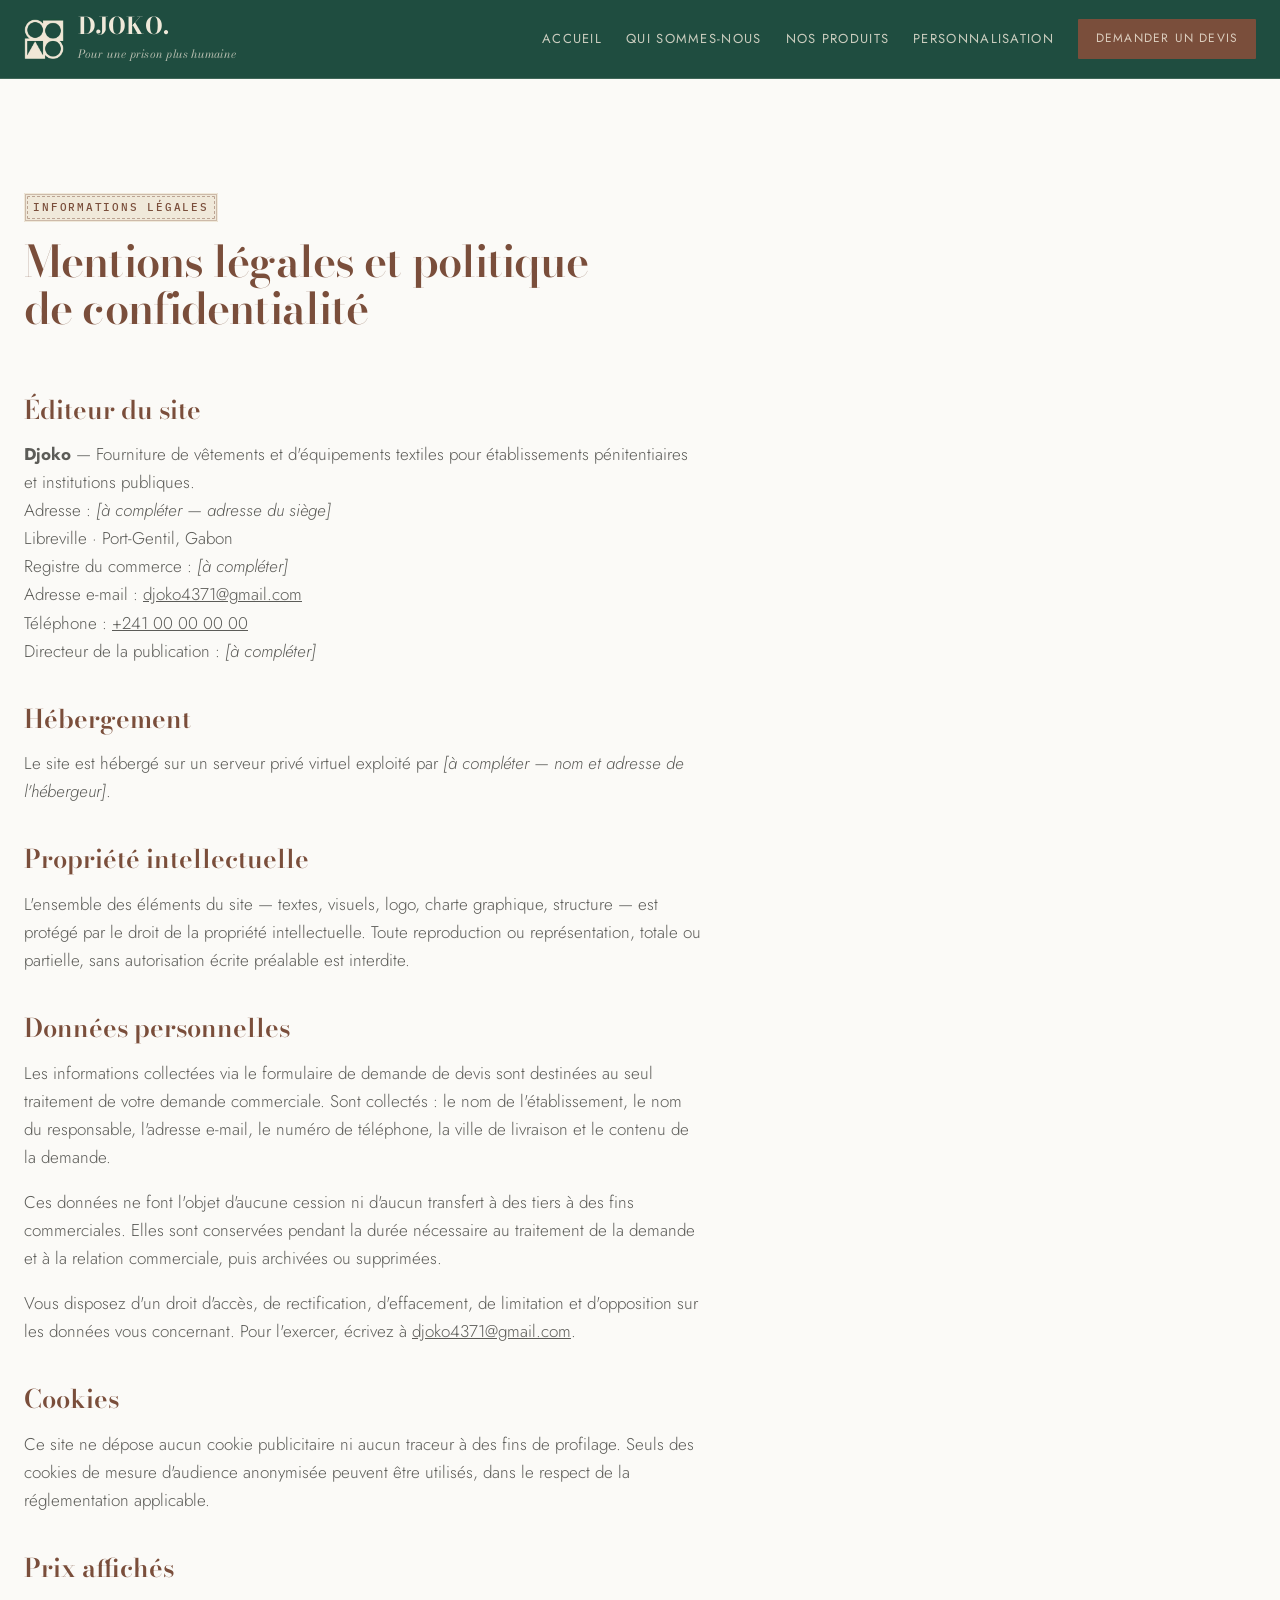
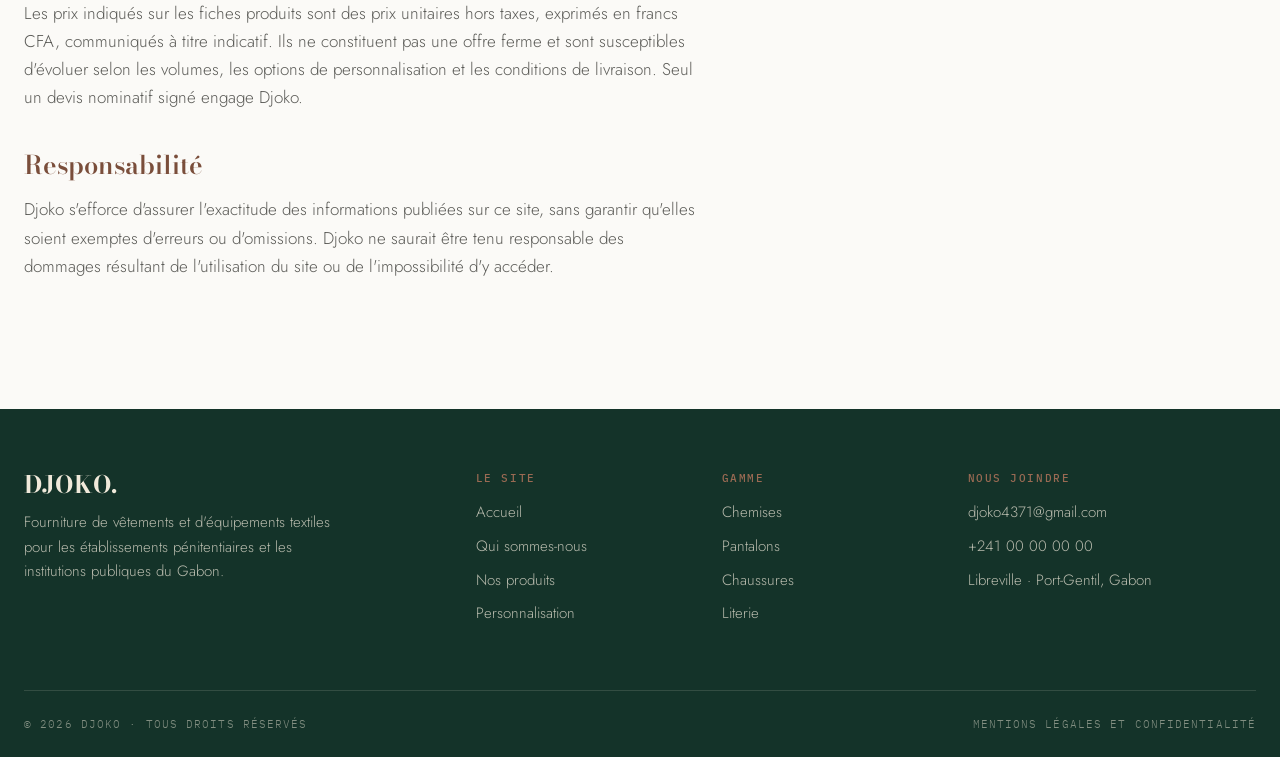
<file: mentions-legales.html>
<!DOCTYPE html>
<html lang="fr">
<head>
<meta charset="utf-8">
<meta name="viewport" content="width=device-width, initial-scale=1">
<title>Mentions légales et confidentialité — Djoko</title>
<meta name="description" content="Mentions légales, informations sur l'éditeur, l'hébergement, la propriété intellectuelle et le traitement des données personnelles du site Djoko.">
<link rel="canonical" href="https://www.djoko.store/mentions-legales.html">
<meta property="og:type" content="website">
<meta property="og:locale" content="fr_FR">
<meta property="og:site_name" content="Djoko">
<meta property="og:title" content="Mentions légales et confidentialité — Djoko">
<meta property="og:description" content="Mentions légales, informations sur l'éditeur, l'hébergement, la propriété intellectuelle et le traitement des données personnelles du site Djoko.">
<meta property="og:url" content="https://www.djoko.store/mentions-legales.html">
<meta property="og:image" content="https://www.djoko.store/images/partage.jpg">
<meta name="theme-color" content="#1F4D40">
<link rel="icon" href="images/favicon.svg" type="image/svg+xml">
<link rel="preconnect" href="https://fonts.googleapis.com">
<link rel="preconnect" href="https://fonts.gstatic.com" crossorigin>
<link href="https://fonts.googleapis.com/css2?family=Bodoni+Moda:ital,opsz,wght@0,6..96,400..700;1,6..96,400..600&family=Jost:wght@300;400;500&family=IBM+Plex+Mono:wght@400;500&display=swap" rel="stylesheet">
<link rel="stylesheet" href="assets/css/djoko.css">

</head>
<body>
<a class="evite" href="#contenu">Aller au contenu</a>
<header class="entete">
  <div class="shell entete__interieur">
    <a class="marque" href="index.html">
      <img class="marque__sigle" src="images/logo-monogramme.png" alt="" width="256" height="256" aria-hidden="true">
      <span>
        <span class="marque__nom">DJOKO.</span>
        <span class="marque__baseline">Pour une prison plus humaine</span>
      </span>
    </a>
    <button class="bascule" aria-expanded="false" aria-controls="navigation">Menu</button>
    <nav class="navigation" id="navigation" aria-label="Navigation principale">
        <a href="index.html">Accueil</a>
        <a href="a-propos.html">Qui sommes-nous</a>
        <a href="produits.html">Nos produits</a>
        <a href="personnalisation.html">Personnalisation</a>
      <a class="bouton bouton--plein" href="devis.html">Demander un devis</a>
    </nav>
  </div>
</header>
<main id="contenu">
<section class="section">
  <div class="shell">
    <div class="entete-section">
      <span class="matricule">Informations légales</span>
      <h2>Mentions légales et politique de confidentialité</h2>
    </div>

    <div class="prose">
      <h2>Éditeur du site</h2>
      <p><strong>Djoko</strong> — Fourniture de vêtements et d'équipements textiles pour établissements
        pénitentiaires et institutions publiques.<br>
        Adresse : <em>[à compléter — adresse du siège]</em><br>
        Libreville &middot; Port-Gentil, Gabon<br>
        Registre du commerce : <em>[à compléter]</em><br>
        Adresse e-mail : <a href="mailto:djoko4371@gmail.com">djoko4371@gmail.com</a><br>
        Téléphone : <a href="tel:+24100000000">+241 00 00 00 00</a><br>
        Directeur de la publication : <em>[à compléter]</em></p>

      <h2>Hébergement</h2>
      <p>Le site est hébergé sur un serveur privé virtuel exploité par <em>[à compléter — nom et
        adresse de l'hébergeur]</em>.</p>

      <h2>Propriété intellectuelle</h2>
      <p>L'ensemble des éléments du site — textes, visuels, logo, charte graphique, structure — est
        protégé par le droit de la propriété intellectuelle. Toute reproduction ou représentation,
        totale ou partielle, sans autorisation écrite préalable est interdite.</p>

      <h2>Données personnelles</h2>
      <p>Les informations collectées via le formulaire de demande de devis sont destinées au seul
        traitement de votre demande commerciale. Sont collectés : le nom de l'établissement, le nom du
        responsable, l'adresse e-mail, le numéro de téléphone, la ville de livraison et le contenu de
        la demande.</p>
      <p>Ces données ne font l'objet d'aucune cession ni d'aucun transfert à des tiers à des fins
        commerciales. Elles sont conservées pendant la durée nécessaire au traitement de la demande et
        à la relation commerciale, puis archivées ou supprimées.</p>
      <p>Vous disposez d'un droit d'accès, de rectification, d'effacement, de limitation et
        d'opposition sur les données vous concernant. Pour l'exercer, écrivez à
        <a href="mailto:djoko4371@gmail.com">djoko4371@gmail.com</a>.</p>

      <h2>Cookies</h2>
      <p>Ce site ne dépose aucun cookie publicitaire ni aucun traceur à des fins de profilage. Seuls
        des cookies de mesure d'audience anonymisée peuvent être utilisés, dans le respect de la
        réglementation applicable.</p>

      <h2>Prix affichés</h2>
      <p>Les prix indiqués sur les fiches produits sont des prix unitaires hors taxes, exprimés en
        francs CFA, communiqués à titre indicatif. Ils ne constituent pas une offre ferme et sont
        susceptibles d'évoluer selon les volumes, les options de personnalisation et les conditions
        de livraison. Seul un devis nominatif signé engage Djoko.</p>

      <h2>Responsabilité</h2>
      <p>Djoko s'efforce d'assurer l'exactitude des informations publiées sur ce site, sans garantir
        qu'elles soient exemptes d'erreurs ou d'omissions. Djoko ne saurait être tenu responsable des
        dommages résultant de l'utilisation du site ou de l'impossibilité d'y accéder.</p>
    </div>
  </div>
</section>
</main>
<footer class="pied">
  <div class="shell">
    <div class="pied__grille">
      <div>
        <span class="marque__nom" style="font-family:var(--serif);font-size:1.5rem;color:var(--creme)">DJOKO.</span>
        <p style="margin:.6rem 0 0;max-width:34ch">Fourniture de vêtements et d'équipements textiles
        pour les établissements pénitentiaires et les institutions publiques du Gabon.</p>
      </div>
      <div>
        <h3>Le site</h3>
        <ul>
          <li><a href="index.html">Accueil</a></li>
          <li><a href="a-propos.html">Qui sommes-nous</a></li>
          <li><a href="produits.html">Nos produits</a></li>
          <li><a href="personnalisation.html">Personnalisation</a></li>
        </ul>
      </div>
      <div>
        <h3>Gamme</h3>
        <ul>
          <li><a href="produits.html#chemise">Chemises</a></li>
          <li><a href="produits.html#pantalon">Pantalons</a></li>
          <li><a href="produits.html#chaussures">Chaussures</a></li>
          <li><a href="produits.html#drap">Literie</a></li>
        </ul>
      </div>
      <div>
        <h3>Nous joindre</h3>
        <ul>
          <li><a href="mailto:djoko4371@gmail.com">djoko4371@gmail.com</a></li>
          <li><a href="tel:+24100000000">+241 00 00 00 00</a></li>
          <li>Libreville &middot; Port-Gentil, Gabon</li>
        </ul>
      </div>
    </div>
    <div class="pied__bas">
      <span>&copy; <span data-annee>2026</span> Djoko &middot; Tous droits réservés</span>
      <a href="mentions-legales.html">Mentions légales et confidentialité</a>
    </div>
  </div>
</footer>
<script src="assets/js/djoko.js" defer></script>
</body>
</html>
</file>
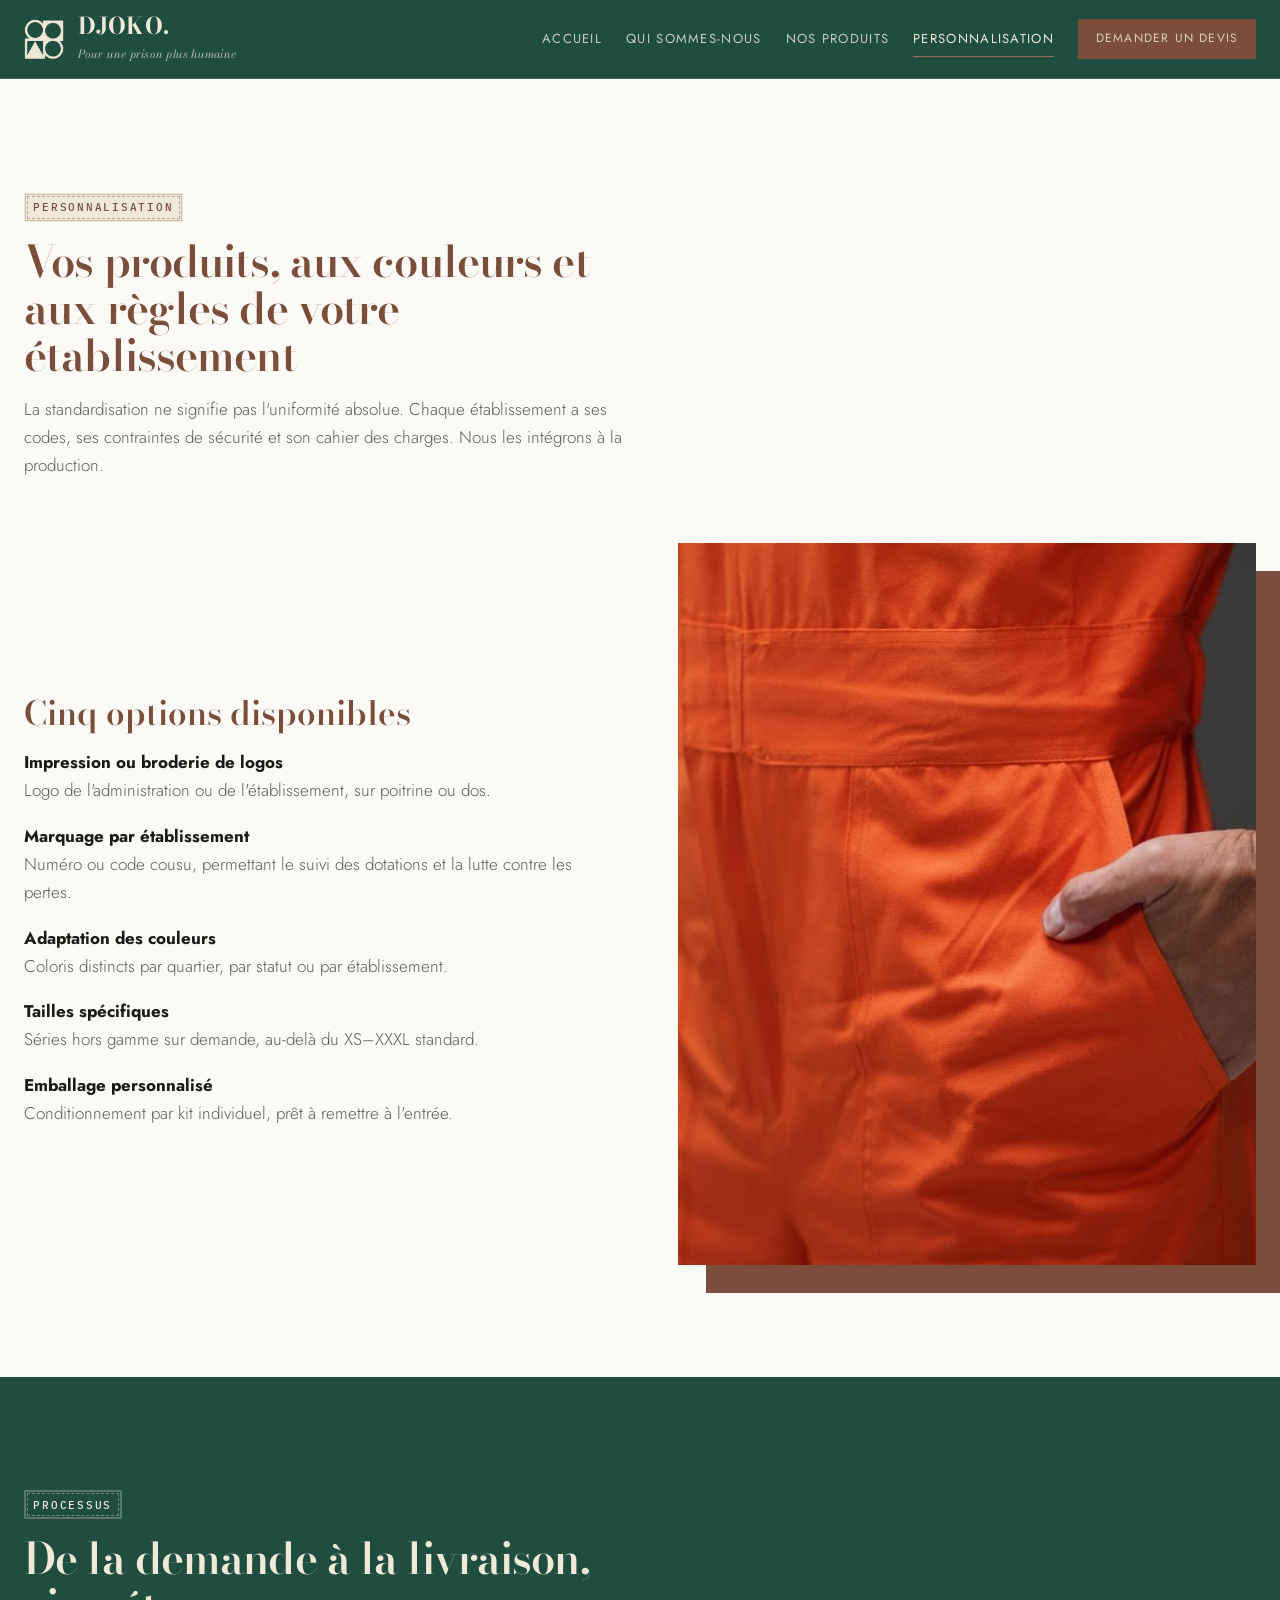
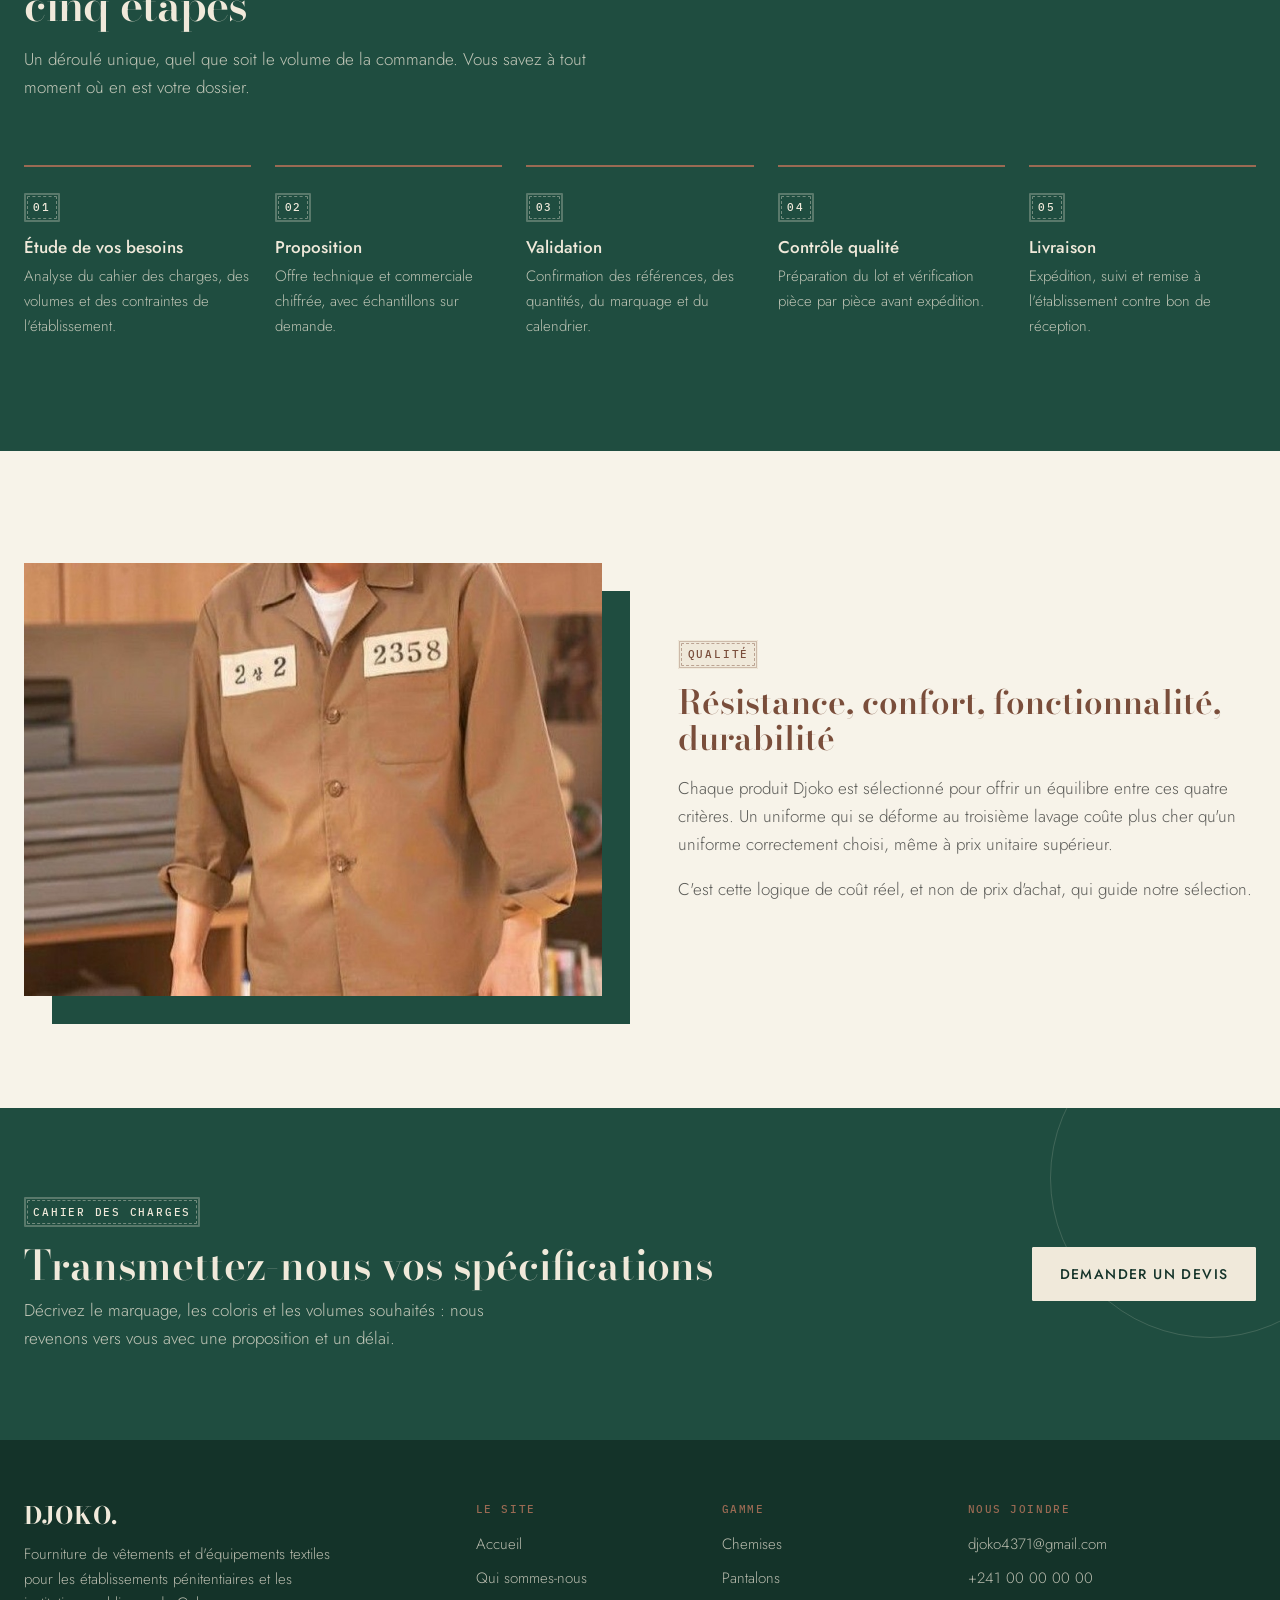
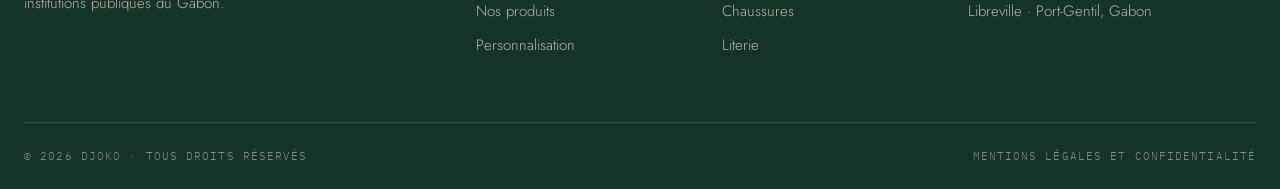
<file: personnalisation.html>
<!DOCTYPE html>
<html lang="fr">
<head>
<meta charset="utf-8">
<meta name="viewport" content="width=device-width, initial-scale=1">
<title>Personnalisation et qualité — Broderie, marquage, coloris | Djoko</title>
<meta name="description" content="Broderie de logos, marquage par établissement, adaptation des coloris, tailles spécifiques et emballage personnalisé. Découvrez notre processus de commande en cinq étapes.">
<link rel="canonical" href="https://www.djoko.store/personnalisation.html">
<meta property="og:type" content="website">
<meta property="og:locale" content="fr_FR">
<meta property="og:site_name" content="Djoko">
<meta property="og:title" content="Personnalisation et qualité — Broderie, marquage, coloris | Djoko">
<meta property="og:description" content="Broderie de logos, marquage par établissement, adaptation des coloris, tailles spécifiques et emballage personnalisé. Découvrez notre processus de commande en cinq étapes.">
<meta property="og:url" content="https://www.djoko.store/personnalisation.html">
<meta property="og:image" content="https://www.djoko.store/images/partage.jpg">
<meta name="theme-color" content="#1F4D40">
<link rel="icon" href="images/favicon.svg" type="image/svg+xml">
<link rel="preconnect" href="https://fonts.googleapis.com">
<link rel="preconnect" href="https://fonts.gstatic.com" crossorigin>
<link href="https://fonts.googleapis.com/css2?family=Bodoni+Moda:ital,opsz,wght@0,6..96,400..700;1,6..96,400..600&family=Jost:wght@300;400;500&family=IBM+Plex+Mono:wght@400;500&display=swap" rel="stylesheet">
<link rel="stylesheet" href="assets/css/djoko.css">

</head>
<body>
<a class="evite" href="#contenu">Aller au contenu</a>
<header class="entete">
  <div class="shell entete__interieur">
    <a class="marque" href="index.html">
      <img class="marque__sigle" src="images/logo-monogramme.png" alt="" width="256" height="256" aria-hidden="true">
      <span>
        <span class="marque__nom">DJOKO.</span>
        <span class="marque__baseline">Pour une prison plus humaine</span>
      </span>
    </a>
    <button class="bascule" aria-expanded="false" aria-controls="navigation">Menu</button>
    <nav class="navigation" id="navigation" aria-label="Navigation principale">
        <a href="index.html">Accueil</a>
        <a href="a-propos.html">Qui sommes-nous</a>
        <a href="produits.html">Nos produits</a>
        <a href="personnalisation.html" aria-current="page">Personnalisation</a>
      <a class="bouton bouton--plein" href="devis.html">Demander un devis</a>
    </nav>
  </div>
</header>
<main id="contenu">
<section class="section">
  <div class="shell">
    <div class="entete-section revele">
      <span class="matricule">Personnalisation</span>
      <h2>Vos produits, aux couleurs et aux règles de votre établissement</h2>
      <p>La standardisation ne signifie pas l'uniformité absolue. Chaque établissement a ses codes,
        ses contraintes de sécurité et son cahier des charges. Nous les intégrons à la production.</p>
    </div>

    <div class="duo revele">
      <div class="duo__texte">
        <h3>Cinq options disponibles</h3>
        <ul style="list-style:none;padding:0;margin:0;display:flex;flex-direction:column;gap:1.1rem">
          <li><strong>Impression ou broderie de logos</strong><br>
            <span style="color:var(--gris-texte)">Logo de l'administration ou de l'établissement, sur poitrine ou dos.</span></li>
          <li><strong>Marquage par établissement</strong><br>
            <span style="color:var(--gris-texte)">Numéro ou code cousu, permettant le suivi des dotations et la lutte contre les pertes.</span></li>
          <li><strong>Adaptation des couleurs</strong><br>
            <span style="color:var(--gris-texte)">Coloris distincts par quartier, par statut ou par établissement.</span></li>
          <li><strong>Tailles spécifiques</strong><br>
            <span style="color:var(--gris-texte)">Séries hors gamme sur demande, au-delà du XS–XXXL standard.</span></li>
          <li><strong>Emballage personnalisé</strong><br>
            <span style="color:var(--gris-texte)">Conditionnement par kit individuel, prêt à remettre à l'entrée.</span></li>
        </ul>
      </div>
      <div class="duo__media">
        <div class="cadre"><figure class="emplacement" data-nom="images/personnalisation-01.jpg" data-format="1000×1250 px" style="aspect-ratio:4/5">
      <img src="images/personnalisation-01.jpg" alt="Marquage brodé sur une chemise Djoko" loading="lazy" width="1600" height="1100">
    </figure></div>
      </div>
    </div>
  </div>
</section>

<section class="section section--vert">
  <div class="shell">
    <div class="entete-section revele">
      <span class="matricule matricule--vert">Processus</span>
      <h2>De la demande à la livraison, cinq étapes</h2>
      <p>Un déroulé unique, quel que soit le volume de la commande. Vous savez à tout moment
        où en est votre dossier.</p>
    </div>
    <div class="etapes revele">
      <article class="etape"><span class="matricule matricule--vert">01</span>
        <h3>Étude de vos besoins</h3><p>Analyse du cahier des charges, des volumes et des contraintes de l'établissement.</p></article>
      <article class="etape"><span class="matricule matricule--vert">02</span>
        <h3>Proposition</h3><p>Offre technique et commerciale chiffrée, avec échantillons sur demande.</p></article>
      <article class="etape"><span class="matricule matricule--vert">03</span>
        <h3>Validation</h3><p>Confirmation des références, des quantités, du marquage et du calendrier.</p></article>
      <article class="etape"><span class="matricule matricule--vert">04</span>
        <h3>Contrôle qualité</h3><p>Préparation du lot et vérification pièce par pièce avant expédition.</p></article>
      <article class="etape"><span class="matricule matricule--vert">05</span>
        <h3>Livraison</h3><p>Expédition, suivi et remise à l'établissement contre bon de réception.</p></article>
    </div>
  </div>
</section>

<section class="section section--creme">
  <div class="shell">
    <div class="duo duo--inverse revele">
      <div class="duo__media">
        <div class="cadre cadre--vert"><figure class="emplacement" data-nom="images/qualite-01.jpg" data-format="1200×900 px" style="aspect-ratio:4/3">
      <img src="images/qualite-01.jpg" alt="Contrôle qualité des lots avant expédition" loading="lazy" width="1600" height="1100">
    </figure></div>
      </div>
      <div class="duo__texte">
        <span class="matricule">Qualité</span>
        <h3>Résistance, confort, fonctionnalité, durabilité</h3>
        <p>Chaque produit Djoko est sélectionné pour offrir un équilibre entre ces quatre critères.
          Un uniforme qui se déforme au troisième lavage coûte plus cher qu'un uniforme correctement
          choisi, même à prix unitaire supérieur.</p>
        <p>C'est cette logique de coût réel, et non de prix d'achat, qui guide notre sélection.</p>
      </div>
    </div>
  </div>
</section>

<section class="appel">
  <div class="shell appel__interieur">
    <div>
      <span class="matricule matricule--vert">Cahier des charges</span>
      <h2>Transmettez-nous vos spécifications</h2>
      <p>Décrivez le marquage, les coloris et les volumes souhaités : nous revenons vers vous
        avec une proposition et un délai.</p>
    </div>
    <a class="bouton bouton--creme" href="devis.html">Demander un devis</a>
  </div>
</section>
</main>
<footer class="pied">
  <div class="shell">
    <div class="pied__grille">
      <div>
        <span class="marque__nom" style="font-family:var(--serif);font-size:1.5rem;color:var(--creme)">DJOKO.</span>
        <p style="margin:.6rem 0 0;max-width:34ch">Fourniture de vêtements et d'équipements textiles
        pour les établissements pénitentiaires et les institutions publiques du Gabon.</p>
      </div>
      <div>
        <h3>Le site</h3>
        <ul>
          <li><a href="index.html">Accueil</a></li>
          <li><a href="a-propos.html">Qui sommes-nous</a></li>
          <li><a href="produits.html">Nos produits</a></li>
          <li><a href="personnalisation.html">Personnalisation</a></li>
        </ul>
      </div>
      <div>
        <h3>Gamme</h3>
        <ul>
          <li><a href="produits.html#chemise">Chemises</a></li>
          <li><a href="produits.html#pantalon">Pantalons</a></li>
          <li><a href="produits.html#chaussures">Chaussures</a></li>
          <li><a href="produits.html#drap">Literie</a></li>
        </ul>
      </div>
      <div>
        <h3>Nous joindre</h3>
        <ul>
          <li><a href="mailto:djoko4371@gmail.com">djoko4371@gmail.com</a></li>
          <li><a href="tel:+24100000000">+241 00 00 00 00</a></li>
          <li>Libreville &middot; Port-Gentil, Gabon</li>
        </ul>
      </div>
    </div>
    <div class="pied__bas">
      <span>&copy; <span data-annee>2026</span> Djoko &middot; Tous droits réservés</span>
      <a href="mentions-legales.html">Mentions légales et confidentialité</a>
    </div>
  </div>
</footer>
<script src="assets/js/djoko.js" defer></script>
</body>
</html>
</file>
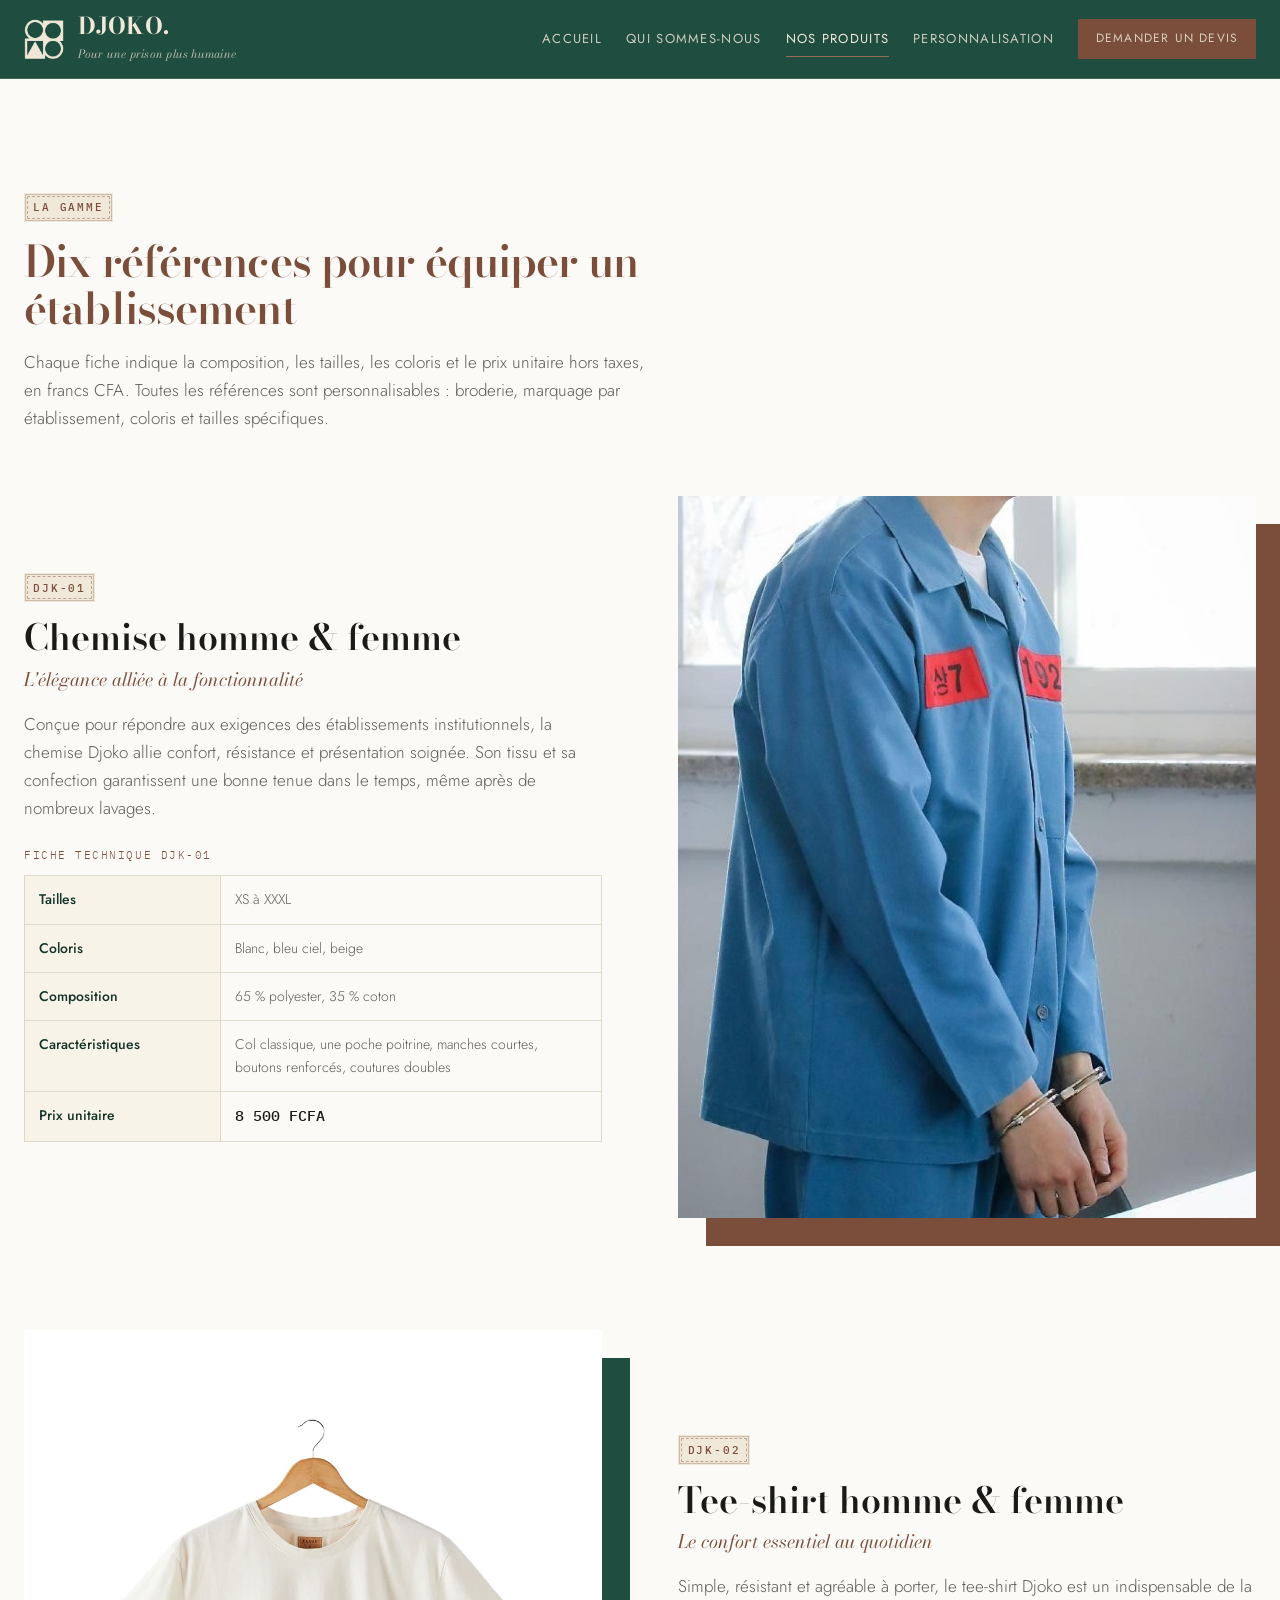
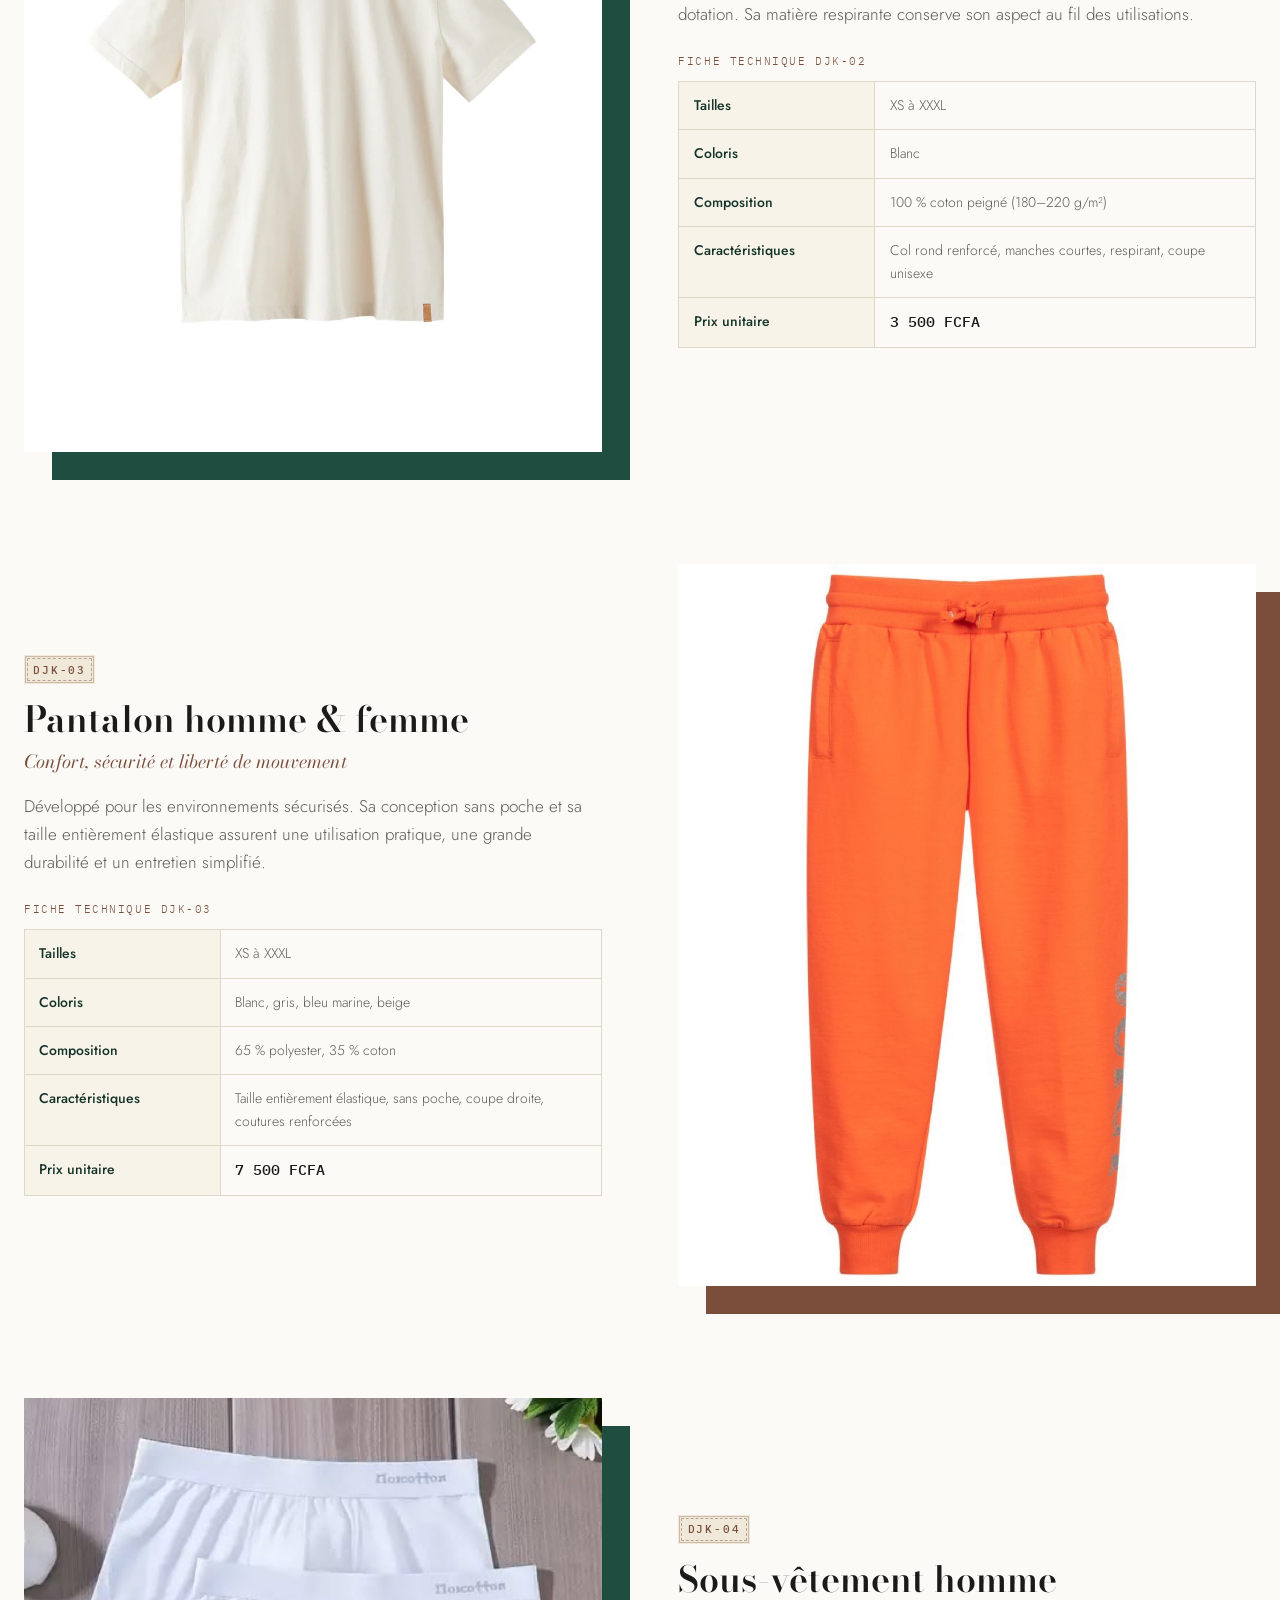
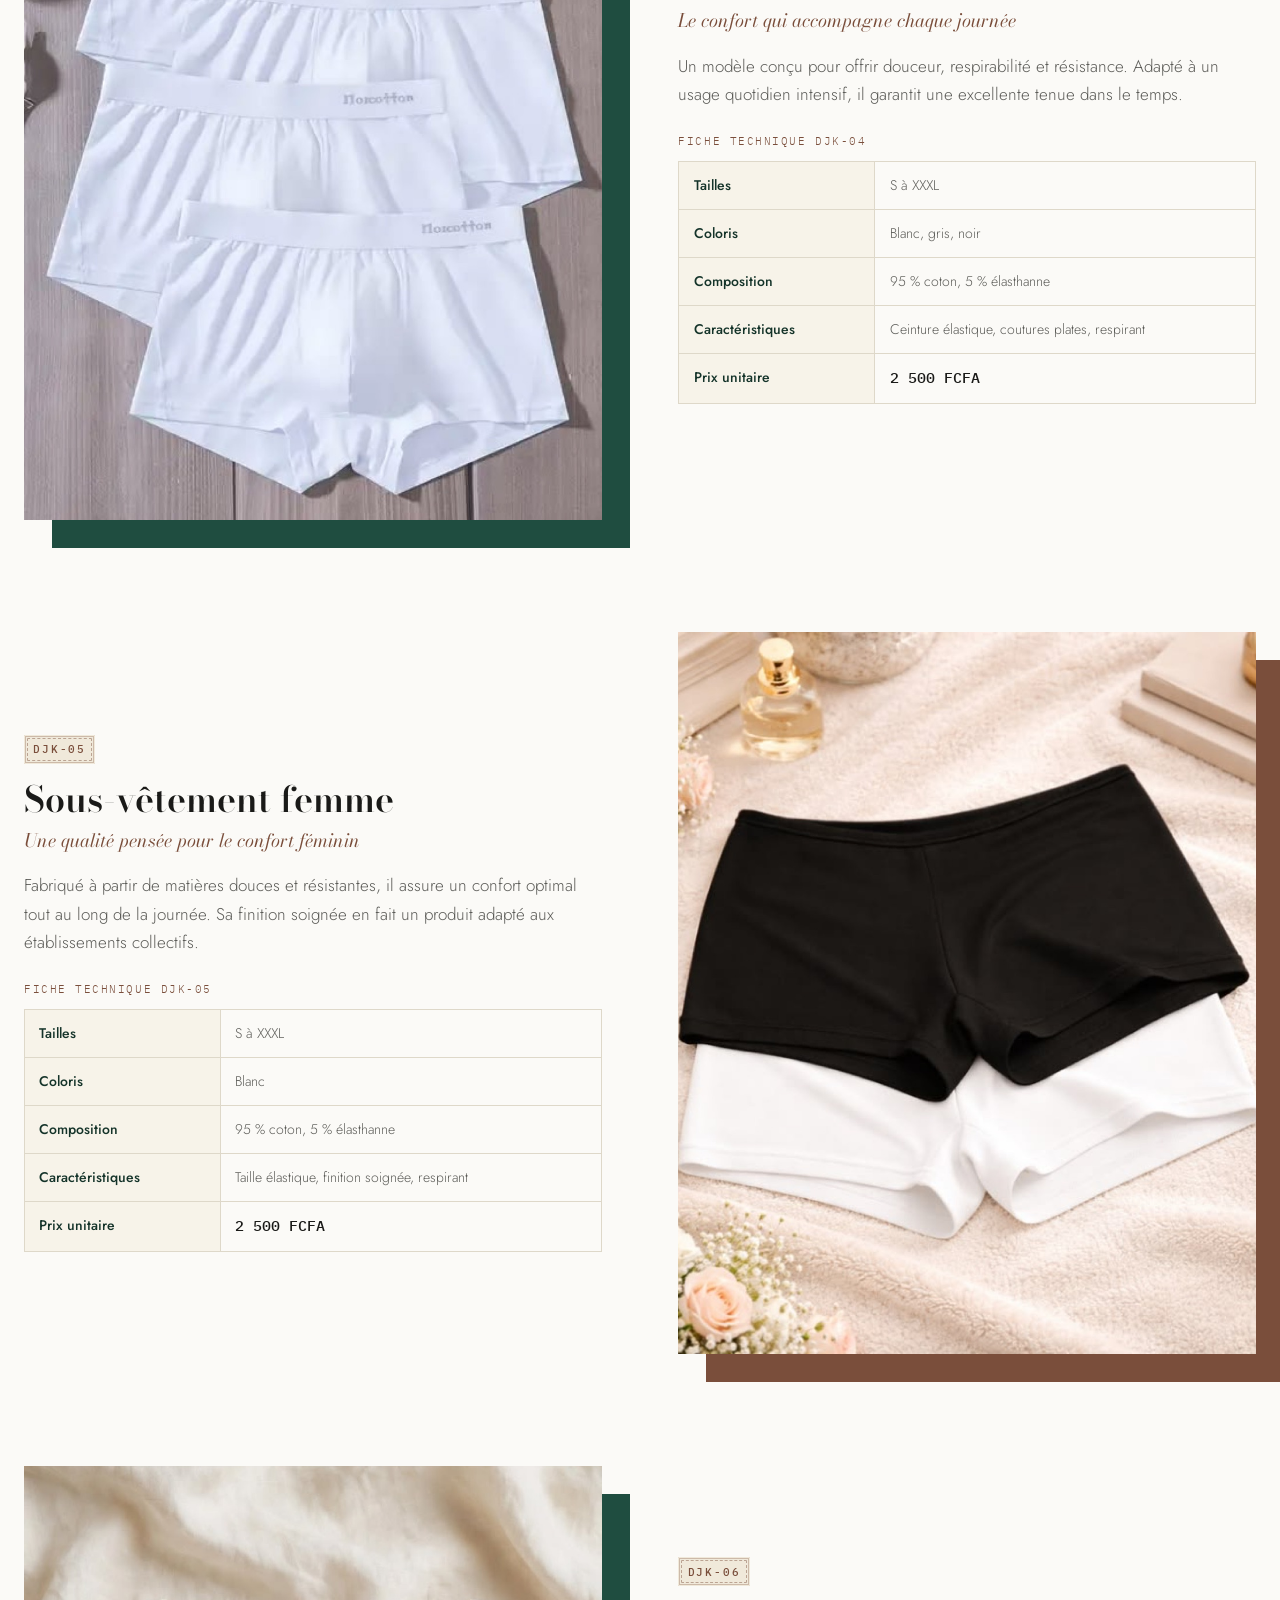
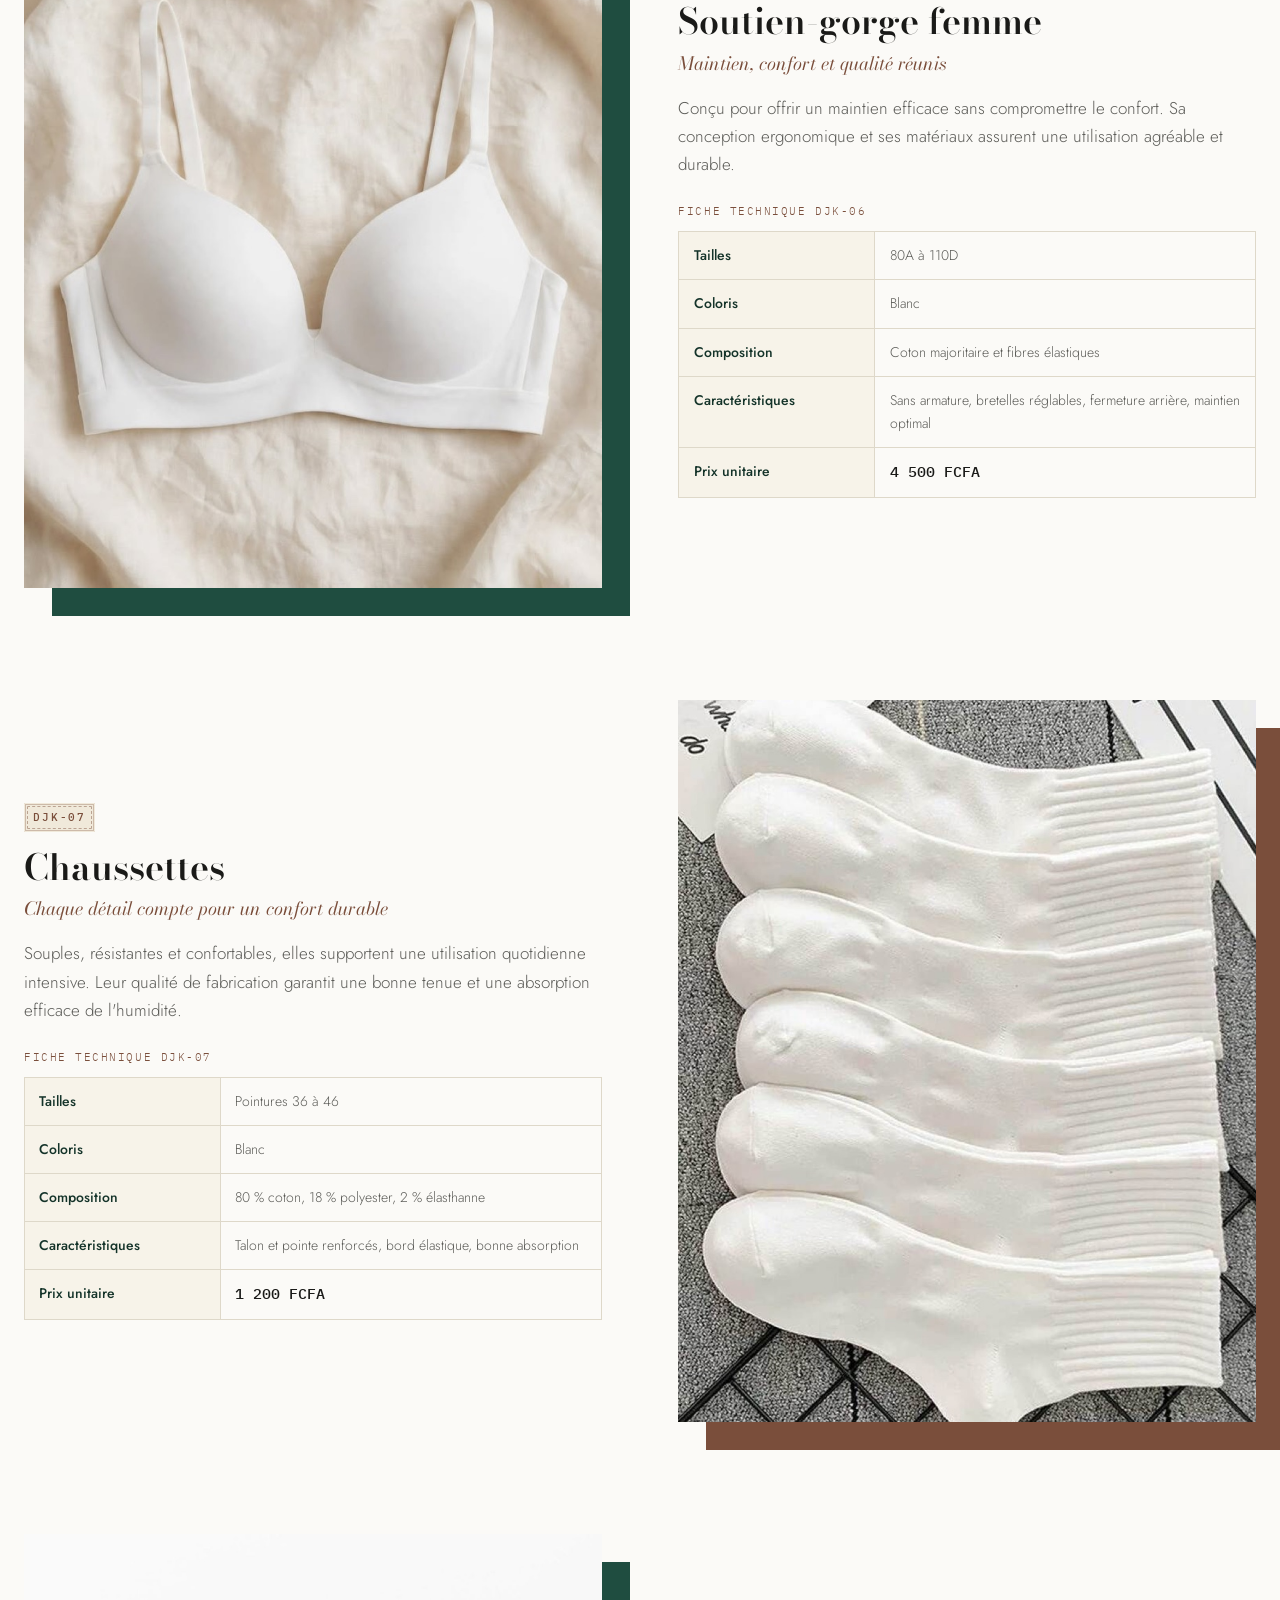
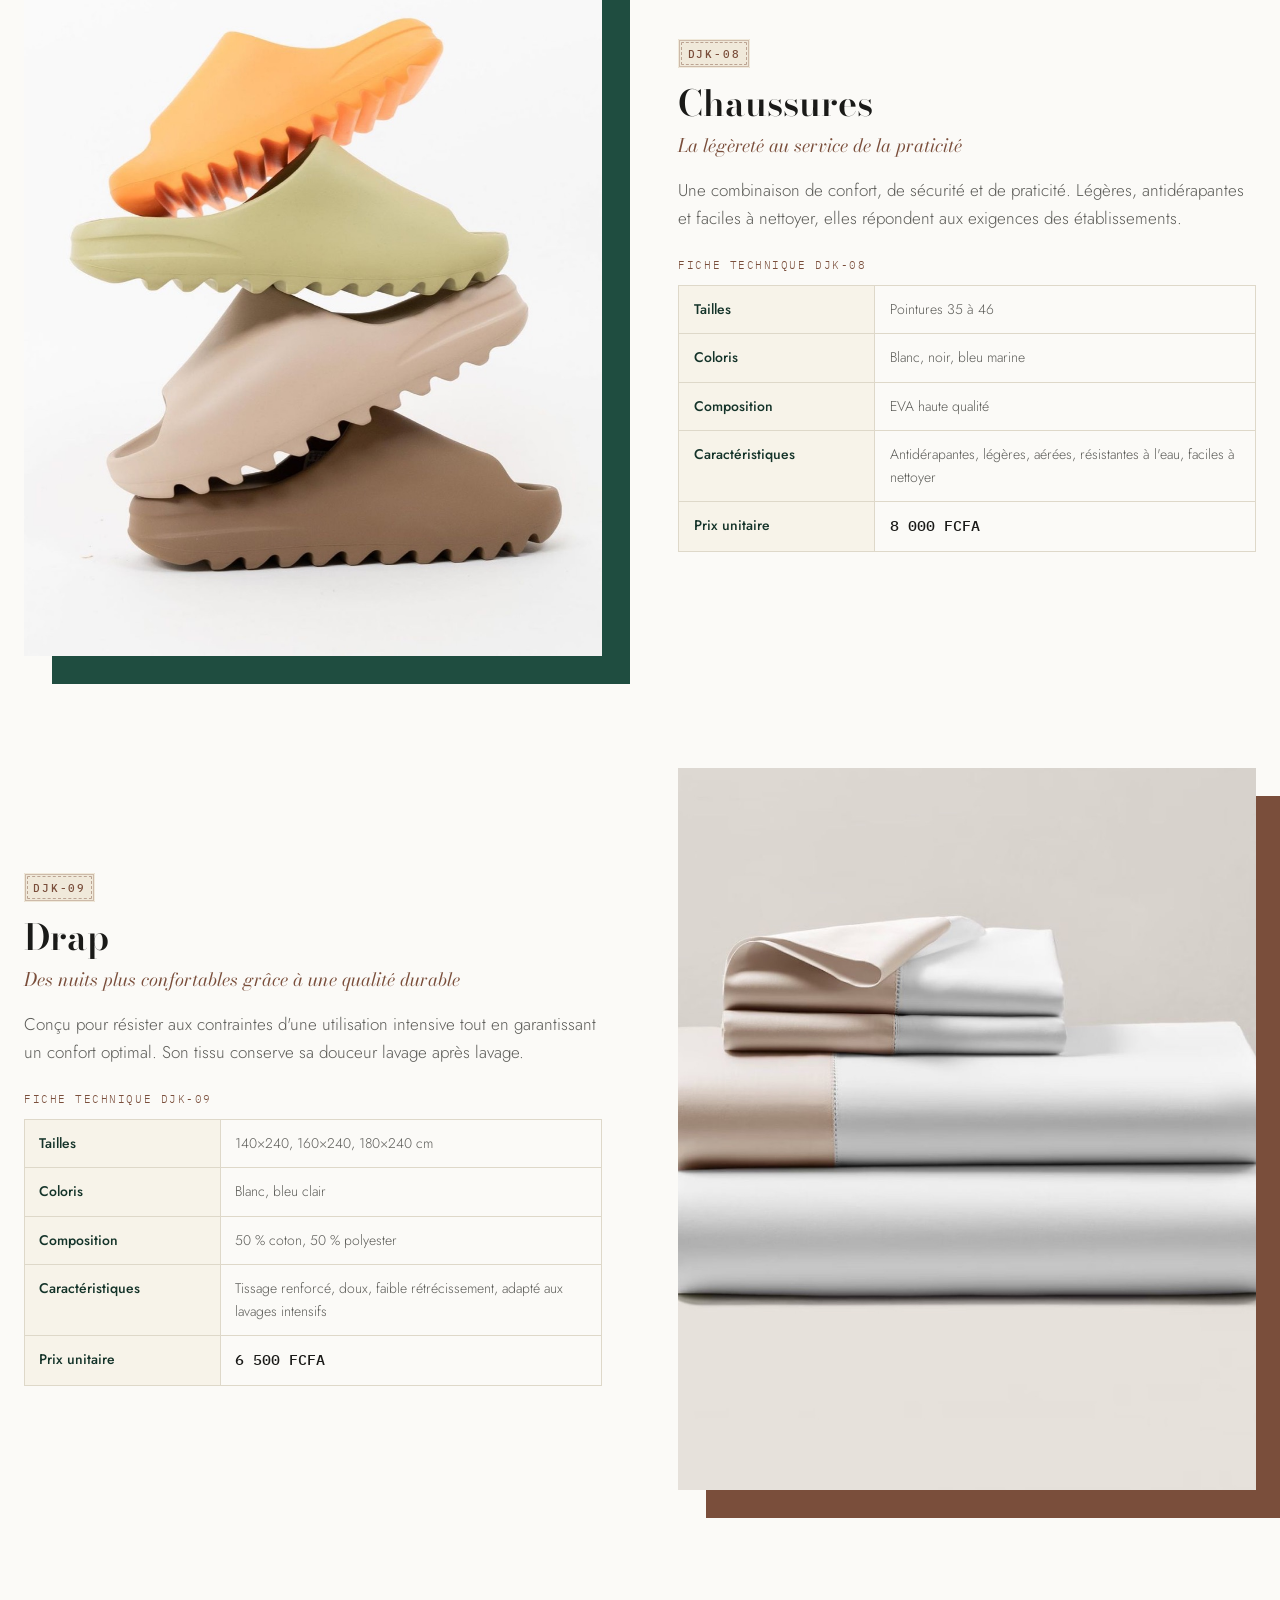
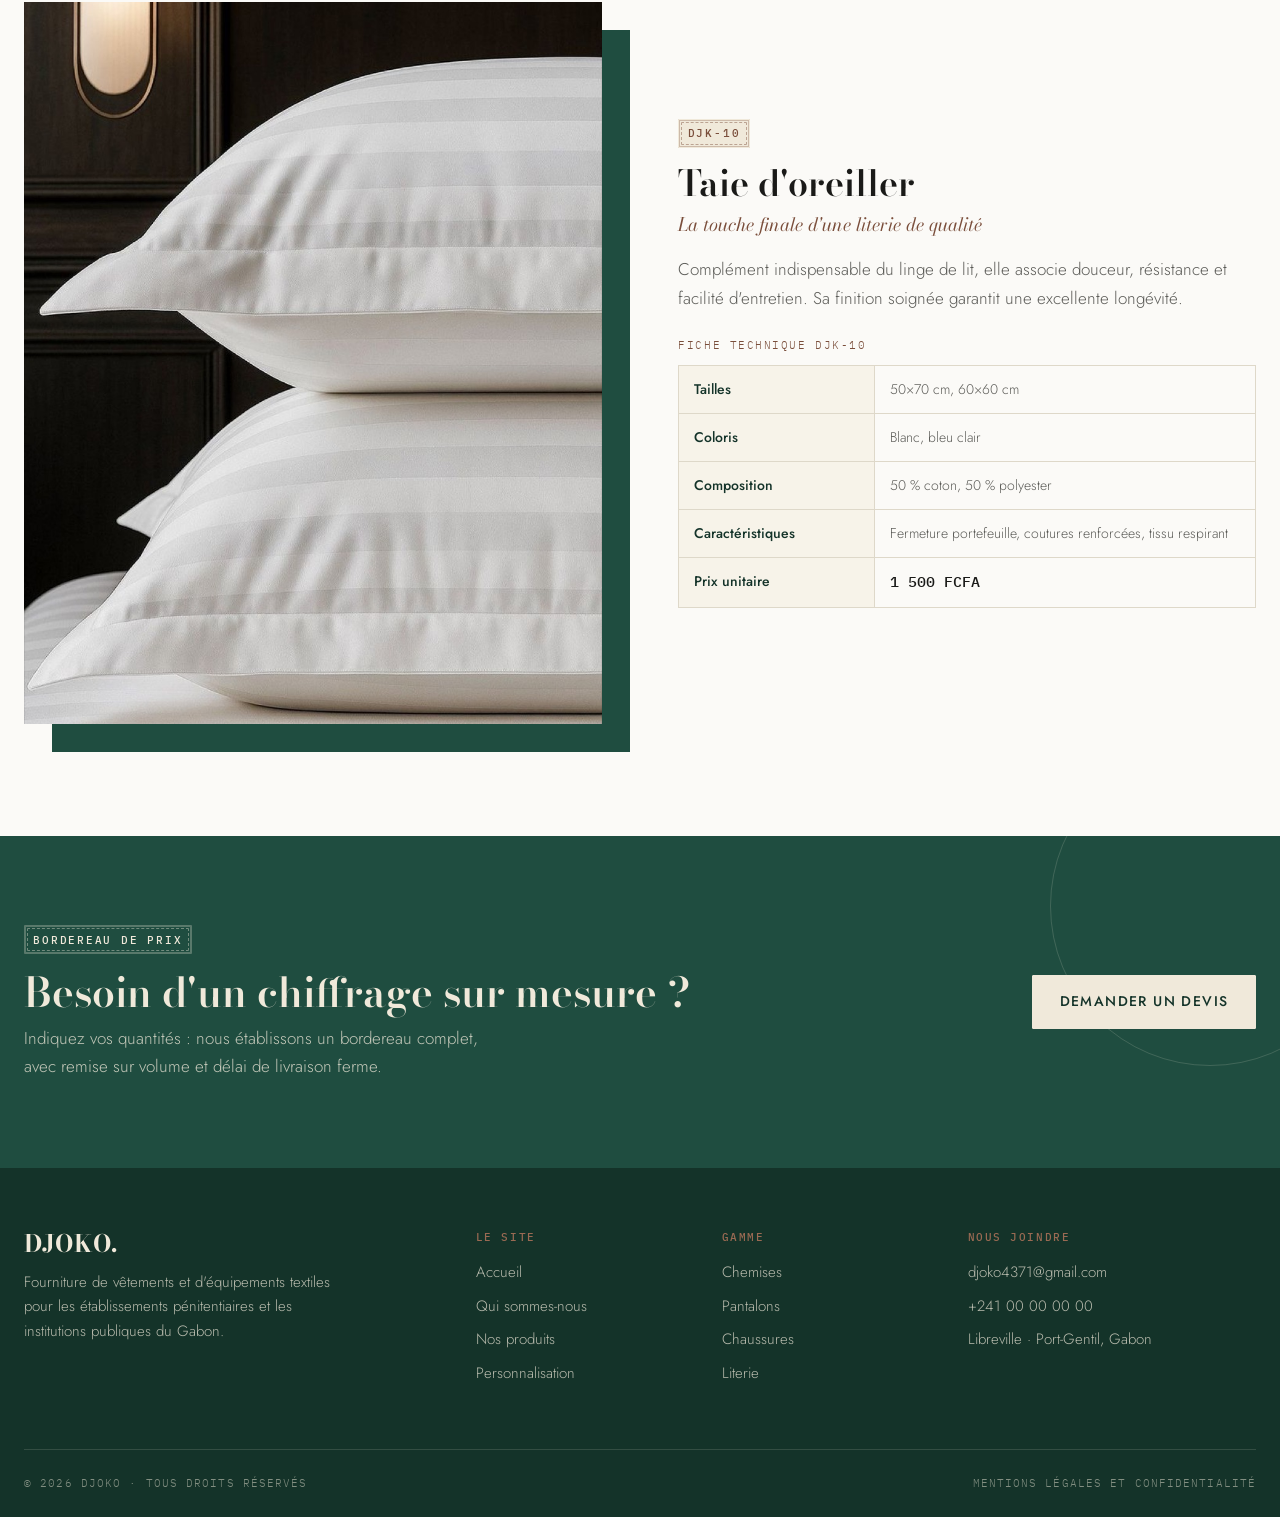
<file: produits.html>
<!DOCTYPE html>
<html lang="fr">
<head>
<meta charset="utf-8">
<meta name="viewport" content="width=device-width, initial-scale=1">
<title>Nos produits — Uniformes, sous-vêtements, chaussants et literie | Djoko</title>
<meta name="description" content="Dix références textiles pour établissements pénitentiaires : chemises, pantalons, sous-vêtements, chaussettes, chaussures, draps et taies. Compositions, tailles et prix unitaires.">
<link rel="canonical" href="https://www.djoko.store/produits.html">
<meta property="og:type" content="website">
<meta property="og:locale" content="fr_FR">
<meta property="og:site_name" content="Djoko">
<meta property="og:title" content="Nos produits — Uniformes, sous-vêtements, chaussants et literie | Djoko">
<meta property="og:description" content="Dix références textiles pour établissements pénitentiaires : chemises, pantalons, sous-vêtements, chaussettes, chaussures, draps et taies. Compositions, tailles et prix unitaires.">
<meta property="og:url" content="https://www.djoko.store/produits.html">
<meta property="og:image" content="https://www.djoko.store/images/partage.jpg">
<meta name="theme-color" content="#1F4D40">
<link rel="icon" href="images/favicon.svg" type="image/svg+xml">
<link rel="preconnect" href="https://fonts.googleapis.com">
<link rel="preconnect" href="https://fonts.gstatic.com" crossorigin>
<link href="https://fonts.googleapis.com/css2?family=Bodoni+Moda:ital,opsz,wght@0,6..96,400..700;1,6..96,400..600&family=Jost:wght@300;400;500&family=IBM+Plex+Mono:wght@400;500&display=swap" rel="stylesheet">
<link rel="stylesheet" href="assets/css/djoko.css">
<script type="application/ld+json">
{"@context":"https://schema.org","@type":"ItemList","name":"Gamme textile Djoko","itemListElement":[{"@type":"ListItem","position":1,"item":{"@type":"Product","sku":"DJK-01","name":"Chemise homme et femme","description":"L'élégance alliée à la fonctionnalité","material":"65 % polyester, 35 % coton","brand":{"@type":"Brand","name":"Djoko"},"offers":{"@type":"Offer","priceCurrency":"XAF","price":"8500","availability":"https://schema.org/InStock"}}},{"@type":"ListItem","position":2,"item":{"@type":"Product","sku":"DJK-02","name":"Tee-shirt homme et femme","description":"Le confort essentiel au quotidien","material":"100 % coton peigné (180–220 g/m²)","brand":{"@type":"Brand","name":"Djoko"},"offers":{"@type":"Offer","priceCurrency":"XAF","price":"3500","availability":"https://schema.org/InStock"}}},{"@type":"ListItem","position":3,"item":{"@type":"Product","sku":"DJK-03","name":"Pantalon homme et femme","description":"Confort, sécurité et liberté de mouvement","material":"65 % polyester, 35 % coton","brand":{"@type":"Brand","name":"Djoko"},"offers":{"@type":"Offer","priceCurrency":"XAF","price":"7500","availability":"https://schema.org/InStock"}}},{"@type":"ListItem","position":4,"item":{"@type":"Product","sku":"DJK-04","name":"Sous-vêtement homme","description":"Le confort qui accompagne chaque journée","material":"95 % coton, 5 % élasthanne","brand":{"@type":"Brand","name":"Djoko"},"offers":{"@type":"Offer","priceCurrency":"XAF","price":"2500","availability":"https://schema.org/InStock"}}},{"@type":"ListItem","position":5,"item":{"@type":"Product","sku":"DJK-05","name":"Sous-vêtement femme","description":"Une qualité pensée pour le confort féminin","material":"95 % coton, 5 % élasthanne","brand":{"@type":"Brand","name":"Djoko"},"offers":{"@type":"Offer","priceCurrency":"XAF","price":"2500","availability":"https://schema.org/InStock"}}},{"@type":"ListItem","position":6,"item":{"@type":"Product","sku":"DJK-06","name":"Soutien-gorge femme","description":"Maintien, confort et qualité réunis","material":"Coton majoritaire et fibres élastiques","brand":{"@type":"Brand","name":"Djoko"},"offers":{"@type":"Offer","priceCurrency":"XAF","price":"4500","availability":"https://schema.org/InStock"}}},{"@type":"ListItem","position":7,"item":{"@type":"Product","sku":"DJK-07","name":"Chaussettes","description":"Chaque détail compte pour un confort durable","material":"80 % coton, 18 % polyester, 2 % élasthanne","brand":{"@type":"Brand","name":"Djoko"},"offers":{"@type":"Offer","priceCurrency":"XAF","price":"1200","availability":"https://schema.org/InStock"}}},{"@type":"ListItem","position":8,"item":{"@type":"Product","sku":"DJK-08","name":"Chaussures","description":"La légèreté au service de la praticité","material":"EVA haute qualité","brand":{"@type":"Brand","name":"Djoko"},"offers":{"@type":"Offer","priceCurrency":"XAF","price":"8000","availability":"https://schema.org/InStock"}}},{"@type":"ListItem","position":9,"item":{"@type":"Product","sku":"DJK-09","name":"Drap","description":"Des nuits plus confortables grâce à une qualité durable","material":"50 % coton, 50 % polyester","brand":{"@type":"Brand","name":"Djoko"},"offers":{"@type":"Offer","priceCurrency":"XAF","price":"6500","availability":"https://schema.org/InStock"}}},{"@type":"ListItem","position":10,"item":{"@type":"Product","sku":"DJK-10","name":"Taie d'oreiller","description":"La touche finale d'une literie de qualité","material":"50 % coton, 50 % polyester","brand":{"@type":"Brand","name":"Djoko"},"offers":{"@type":"Offer","priceCurrency":"XAF","price":"1500","availability":"https://schema.org/InStock"}}}]}
</script>
</head>
<body>
<a class="evite" href="#contenu">Aller au contenu</a>
<header class="entete">
  <div class="shell entete__interieur">
    <a class="marque" href="index.html">
      <img class="marque__sigle" src="images/logo-monogramme.png" alt="" width="256" height="256" aria-hidden="true">
      <span>
        <span class="marque__nom">DJOKO.</span>
        <span class="marque__baseline">Pour une prison plus humaine</span>
      </span>
    </a>
    <button class="bascule" aria-expanded="false" aria-controls="navigation">Menu</button>
    <nav class="navigation" id="navigation" aria-label="Navigation principale">
        <a href="index.html">Accueil</a>
        <a href="a-propos.html">Qui sommes-nous</a>
        <a href="produits.html" aria-current="page">Nos produits</a>
        <a href="personnalisation.html">Personnalisation</a>
      <a class="bouton bouton--plein" href="devis.html">Demander un devis</a>
    </nav>
  </div>
</header>
<main id="contenu">
<section class="section">
  <div class="shell">
    <div class="entete-section revele">
      <span class="matricule">La gamme</span>
      <h2>Dix références pour équiper un établissement</h2>
      <p>Chaque fiche indique la composition, les tailles, les coloris et le prix unitaire hors taxes,
        en francs CFA. Toutes les références sont personnalisables : broderie, marquage par
        établissement, coloris et tailles spécifiques.</p>
    </div>
    <div class="produits">
      <article class="produit revele" id="chemise">
        <div class="produit__texte-bloc">
          <span class="matricule">DJK-01</span>
          <h2 class="produit__titre">Chemise homme &amp; femme</h2>
          <p class="produit__promesse">L'élégance alliée à la fonctionnalité</p>
          <p class="produit__texte">Conçue pour répondre aux exigences des établissements institutionnels, la chemise Djoko allie confort, résistance et présentation soignée. Son tissu et sa confection garantissent une bonne tenue dans le temps, même après de nombreux lavages.</p>
          <table class="fiche">
            <caption>Fiche technique DJK-01</caption>
            <tbody>
              <tr><th scope="row">Tailles</th><td>XS à XXXL</td></tr>
              <tr><th scope="row">Coloris</th><td>Blanc, bleu ciel, beige</td></tr>
              <tr><th scope="row">Composition</th><td>65 % polyester, 35 % coton</td></tr>
              <tr><th scope="row">Caractéristiques</th><td>Col classique, une poche poitrine, manches courtes, boutons renforcés, coutures doubles</td></tr>
              <tr><th scope="row">Prix unitaire</th><td class="prix">8 500 FCFA</td></tr>
            </tbody>
          </table>
        </div>
        <div class="produit__media">
          <div class="cadre"><figure class="emplacement" data-nom="images/produit-chemise.jpg" data-format="1000×1250 px" style="aspect-ratio:4/5">
      <img src="images/produit-chemise.jpg" alt="Chemise homme et femme Djoko" loading="lazy" width="1600" height="1100">
    </figure></div>
        </div>
      </article>
      <article class="produit revele" id="teeshirt">
        <div class="produit__texte-bloc">
          <span class="matricule">DJK-02</span>
          <h2 class="produit__titre">Tee-shirt homme &amp; femme</h2>
          <p class="produit__promesse">Le confort essentiel au quotidien</p>
          <p class="produit__texte">Simple, résistant et agréable à porter, le tee-shirt Djoko est un indispensable de la dotation. Sa matière respirante conserve son aspect au fil des utilisations.</p>
          <table class="fiche">
            <caption>Fiche technique DJK-02</caption>
            <tbody>
              <tr><th scope="row">Tailles</th><td>XS à XXXL</td></tr>
              <tr><th scope="row">Coloris</th><td>Blanc</td></tr>
              <tr><th scope="row">Composition</th><td>100 % coton peigné (180–220 g/m²)</td></tr>
              <tr><th scope="row">Caractéristiques</th><td>Col rond renforcé, manches courtes, respirant, coupe unisexe</td></tr>
              <tr><th scope="row">Prix unitaire</th><td class="prix">3 500 FCFA</td></tr>
            </tbody>
          </table>
        </div>
        <div class="produit__media">
          <div class="cadre cadre--vert"><figure class="emplacement" data-nom="images/produit-teeshirt.jpg" data-format="1000×1250 px" style="aspect-ratio:4/5">
      <img src="images/produit-teeshirt.jpg" alt="Tee-shirt homme et femme Djoko" loading="lazy" width="1600" height="1100">
    </figure></div>
        </div>
      </article>
      <article class="produit revele" id="pantalon">
        <div class="produit__texte-bloc">
          <span class="matricule">DJK-03</span>
          <h2 class="produit__titre">Pantalon homme &amp; femme</h2>
          <p class="produit__promesse">Confort, sécurité et liberté de mouvement</p>
          <p class="produit__texte">Développé pour les environnements sécurisés. Sa conception sans poche et sa taille entièrement élastique assurent une utilisation pratique, une grande durabilité et un entretien simplifié.</p>
          <table class="fiche">
            <caption>Fiche technique DJK-03</caption>
            <tbody>
              <tr><th scope="row">Tailles</th><td>XS à XXXL</td></tr>
              <tr><th scope="row">Coloris</th><td>Blanc, gris, bleu marine, beige</td></tr>
              <tr><th scope="row">Composition</th><td>65 % polyester, 35 % coton</td></tr>
              <tr><th scope="row">Caractéristiques</th><td>Taille entièrement élastique, sans poche, coupe droite, coutures renforcées</td></tr>
              <tr><th scope="row">Prix unitaire</th><td class="prix">7 500 FCFA</td></tr>
            </tbody>
          </table>
        </div>
        <div class="produit__media">
          <div class="cadre"><figure class="emplacement" data-nom="images/produit-pantalon.jpg" data-format="1000×1250 px" style="aspect-ratio:4/5">
      <img src="images/produit-pantalon.jpg" alt="Pantalon homme et femme Djoko" loading="lazy" width="1600" height="1100">
    </figure></div>
        </div>
      </article>
      <article class="produit revele" id="sous-vetement-homme">
        <div class="produit__texte-bloc">
          <span class="matricule">DJK-04</span>
          <h2 class="produit__titre">Sous-vêtement homme</h2>
          <p class="produit__promesse">Le confort qui accompagne chaque journée</p>
          <p class="produit__texte">Un modèle conçu pour offrir douceur, respirabilité et résistance. Adapté à un usage quotidien intensif, il garantit une excellente tenue dans le temps.</p>
          <table class="fiche">
            <caption>Fiche technique DJK-04</caption>
            <tbody>
              <tr><th scope="row">Tailles</th><td>S à XXXL</td></tr>
              <tr><th scope="row">Coloris</th><td>Blanc, gris, noir</td></tr>
              <tr><th scope="row">Composition</th><td>95 % coton, 5 % élasthanne</td></tr>
              <tr><th scope="row">Caractéristiques</th><td>Ceinture élastique, coutures plates, respirant</td></tr>
              <tr><th scope="row">Prix unitaire</th><td class="prix">2 500 FCFA</td></tr>
            </tbody>
          </table>
        </div>
        <div class="produit__media">
          <div class="cadre cadre--vert"><figure class="emplacement" data-nom="images/produit-sous-vetement-homme.jpg" data-format="1000×1250 px" style="aspect-ratio:4/5">
      <img src="images/produit-sous-vetement-homme.jpg" alt="Sous-vêtement homme Djoko" loading="lazy" width="1600" height="1100">
    </figure></div>
        </div>
      </article>
      <article class="produit revele" id="sous-vetement-femme">
        <div class="produit__texte-bloc">
          <span class="matricule">DJK-05</span>
          <h2 class="produit__titre">Sous-vêtement femme</h2>
          <p class="produit__promesse">Une qualité pensée pour le confort féminin</p>
          <p class="produit__texte">Fabriqué à partir de matières douces et résistantes, il assure un confort optimal tout au long de la journée. Sa finition soignée en fait un produit adapté aux établissements collectifs.</p>
          <table class="fiche">
            <caption>Fiche technique DJK-05</caption>
            <tbody>
              <tr><th scope="row">Tailles</th><td>S à XXXL</td></tr>
              <tr><th scope="row">Coloris</th><td>Blanc</td></tr>
              <tr><th scope="row">Composition</th><td>95 % coton, 5 % élasthanne</td></tr>
              <tr><th scope="row">Caractéristiques</th><td>Taille élastique, finition soignée, respirant</td></tr>
              <tr><th scope="row">Prix unitaire</th><td class="prix">2 500 FCFA</td></tr>
            </tbody>
          </table>
        </div>
        <div class="produit__media">
          <div class="cadre"><figure class="emplacement" data-nom="images/produit-sous-vetement-femme.jpg" data-format="1000×1250 px" style="aspect-ratio:4/5">
      <img src="images/produit-sous-vetement-femme.jpg" alt="Sous-vêtement femme Djoko" loading="lazy" width="1600" height="1100">
    </figure></div>
        </div>
      </article>
      <article class="produit revele" id="soutien-gorge">
        <div class="produit__texte-bloc">
          <span class="matricule">DJK-06</span>
          <h2 class="produit__titre">Soutien-gorge femme</h2>
          <p class="produit__promesse">Maintien, confort et qualité réunis</p>
          <p class="produit__texte">Conçu pour offrir un maintien efficace sans compromettre le confort. Sa conception ergonomique et ses matériaux assurent une utilisation agréable et durable.</p>
          <table class="fiche">
            <caption>Fiche technique DJK-06</caption>
            <tbody>
              <tr><th scope="row">Tailles</th><td>80A à 110D</td></tr>
              <tr><th scope="row">Coloris</th><td>Blanc</td></tr>
              <tr><th scope="row">Composition</th><td>Coton majoritaire et fibres élastiques</td></tr>
              <tr><th scope="row">Caractéristiques</th><td>Sans armature, bretelles réglables, fermeture arrière, maintien optimal</td></tr>
              <tr><th scope="row">Prix unitaire</th><td class="prix">4 500 FCFA</td></tr>
            </tbody>
          </table>
        </div>
        <div class="produit__media">
          <div class="cadre cadre--vert"><figure class="emplacement" data-nom="images/produit-soutien-gorge.jpg" data-format="1000×1250 px" style="aspect-ratio:4/5">
      <img src="images/produit-soutien-gorge.jpg" alt="Soutien-gorge femme Djoko" loading="lazy" width="1600" height="1100">
    </figure></div>
        </div>
      </article>
      <article class="produit revele" id="chaussettes">
        <div class="produit__texte-bloc">
          <span class="matricule">DJK-07</span>
          <h2 class="produit__titre">Chaussettes</h2>
          <p class="produit__promesse">Chaque détail compte pour un confort durable</p>
          <p class="produit__texte">Souples, résistantes et confortables, elles supportent une utilisation quotidienne intensive. Leur qualité de fabrication garantit une bonne tenue et une absorption efficace de l'humidité.</p>
          <table class="fiche">
            <caption>Fiche technique DJK-07</caption>
            <tbody>
              <tr><th scope="row">Tailles</th><td>Pointures 36 à 46</td></tr>
              <tr><th scope="row">Coloris</th><td>Blanc</td></tr>
              <tr><th scope="row">Composition</th><td>80 % coton, 18 % polyester, 2 % élasthanne</td></tr>
              <tr><th scope="row">Caractéristiques</th><td>Talon et pointe renforcés, bord élastique, bonne absorption</td></tr>
              <tr><th scope="row">Prix unitaire</th><td class="prix">1 200 FCFA</td></tr>
            </tbody>
          </table>
        </div>
        <div class="produit__media">
          <div class="cadre"><figure class="emplacement" data-nom="images/produit-chaussettes.jpg" data-format="1000×1250 px" style="aspect-ratio:4/5">
      <img src="images/produit-chaussettes.jpg" alt="Chaussettes Djoko" loading="lazy" width="1600" height="1100">
    </figure></div>
        </div>
      </article>
      <article class="produit revele" id="chaussures">
        <div class="produit__texte-bloc">
          <span class="matricule">DJK-08</span>
          <h2 class="produit__titre">Chaussures</h2>
          <p class="produit__promesse">La légèreté au service de la praticité</p>
          <p class="produit__texte">Une combinaison de confort, de sécurité et de praticité. Légères, antidérapantes et faciles à nettoyer, elles répondent aux exigences des établissements.</p>
          <table class="fiche">
            <caption>Fiche technique DJK-08</caption>
            <tbody>
              <tr><th scope="row">Tailles</th><td>Pointures 35 à 46</td></tr>
              <tr><th scope="row">Coloris</th><td>Blanc, noir, bleu marine</td></tr>
              <tr><th scope="row">Composition</th><td>EVA haute qualité</td></tr>
              <tr><th scope="row">Caractéristiques</th><td>Antidérapantes, légères, aérées, résistantes à l'eau, faciles à nettoyer</td></tr>
              <tr><th scope="row">Prix unitaire</th><td class="prix">8 000 FCFA</td></tr>
            </tbody>
          </table>
        </div>
        <div class="produit__media">
          <div class="cadre cadre--vert"><figure class="emplacement" data-nom="images/produit-chaussures.jpg" data-format="1000×1250 px" style="aspect-ratio:4/5">
      <img src="images/produit-chaussures.jpg" alt="Chaussures Djoko" loading="lazy" width="1600" height="1100">
    </figure></div>
        </div>
      </article>
      <article class="produit revele" id="drap">
        <div class="produit__texte-bloc">
          <span class="matricule">DJK-09</span>
          <h2 class="produit__titre">Drap</h2>
          <p class="produit__promesse">Des nuits plus confortables grâce à une qualité durable</p>
          <p class="produit__texte">Conçu pour résister aux contraintes d'une utilisation intensive tout en garantissant un confort optimal. Son tissu conserve sa douceur lavage après lavage.</p>
          <table class="fiche">
            <caption>Fiche technique DJK-09</caption>
            <tbody>
              <tr><th scope="row">Tailles</th><td>140×240, 160×240, 180×240 cm</td></tr>
              <tr><th scope="row">Coloris</th><td>Blanc, bleu clair</td></tr>
              <tr><th scope="row">Composition</th><td>50 % coton, 50 % polyester</td></tr>
              <tr><th scope="row">Caractéristiques</th><td>Tissage renforcé, doux, faible rétrécissement, adapté aux lavages intensifs</td></tr>
              <tr><th scope="row">Prix unitaire</th><td class="prix">6 500 FCFA</td></tr>
            </tbody>
          </table>
        </div>
        <div class="produit__media">
          <div class="cadre"><figure class="emplacement" data-nom="images/produit-drap.jpg" data-format="1000×1250 px" style="aspect-ratio:4/5">
      <img src="images/produit-drap.jpg" alt="Drap Djoko" loading="lazy" width="1600" height="1100">
    </figure></div>
        </div>
      </article>
      <article class="produit revele" id="taie-oreiller">
        <div class="produit__texte-bloc">
          <span class="matricule">DJK-10</span>
          <h2 class="produit__titre">Taie d'oreiller</h2>
          <p class="produit__promesse">La touche finale d'une literie de qualité</p>
          <p class="produit__texte">Complément indispensable du linge de lit, elle associe douceur, résistance et facilité d'entretien. Sa finition soignée garantit une excellente longévité.</p>
          <table class="fiche">
            <caption>Fiche technique DJK-10</caption>
            <tbody>
              <tr><th scope="row">Tailles</th><td>50×70 cm, 60×60 cm</td></tr>
              <tr><th scope="row">Coloris</th><td>Blanc, bleu clair</td></tr>
              <tr><th scope="row">Composition</th><td>50 % coton, 50 % polyester</td></tr>
              <tr><th scope="row">Caractéristiques</th><td>Fermeture portefeuille, coutures renforcées, tissu respirant</td></tr>
              <tr><th scope="row">Prix unitaire</th><td class="prix">1 500 FCFA</td></tr>
            </tbody>
          </table>
        </div>
        <div class="produit__media">
          <div class="cadre cadre--vert"><figure class="emplacement" data-nom="images/produit-taie-oreiller.jpg" data-format="1000×1250 px" style="aspect-ratio:4/5">
      <img src="images/produit-taie-oreiller.jpg" alt="Taie d'oreiller Djoko" loading="lazy" width="1600" height="1100">
    </figure></div>
        </div>
      </article>
    </div>
  </div>
</section>

<section class="appel">
  <div class="shell appel__interieur">
    <div>
      <span class="matricule matricule--vert">Bordereau de prix</span>
      <h2>Besoin d'un chiffrage sur mesure&nbsp;?</h2>
      <p>Indiquez vos quantités : nous établissons un bordereau complet, avec remise sur volume
        et délai de livraison ferme.</p>
    </div>
    <a class="bouton bouton--creme" href="devis.html">Demander un devis</a>
  </div>
</section>
</main>
<footer class="pied">
  <div class="shell">
    <div class="pied__grille">
      <div>
        <span class="marque__nom" style="font-family:var(--serif);font-size:1.5rem;color:var(--creme)">DJOKO.</span>
        <p style="margin:.6rem 0 0;max-width:34ch">Fourniture de vêtements et d'équipements textiles
        pour les établissements pénitentiaires et les institutions publiques du Gabon.</p>
      </div>
      <div>
        <h3>Le site</h3>
        <ul>
          <li><a href="index.html">Accueil</a></li>
          <li><a href="a-propos.html">Qui sommes-nous</a></li>
          <li><a href="produits.html">Nos produits</a></li>
          <li><a href="personnalisation.html">Personnalisation</a></li>
        </ul>
      </div>
      <div>
        <h3>Gamme</h3>
        <ul>
          <li><a href="produits.html#chemise">Chemises</a></li>
          <li><a href="produits.html#pantalon">Pantalons</a></li>
          <li><a href="produits.html#chaussures">Chaussures</a></li>
          <li><a href="produits.html#drap">Literie</a></li>
        </ul>
      </div>
      <div>
        <h3>Nous joindre</h3>
        <ul>
          <li><a href="mailto:djoko4371@gmail.com">djoko4371@gmail.com</a></li>
          <li><a href="tel:+24100000000">+241 00 00 00 00</a></li>
          <li>Libreville &middot; Port-Gentil, Gabon</li>
        </ul>
      </div>
    </div>
    <div class="pied__bas">
      <span>&copy; <span data-annee>2026</span> Djoko &middot; Tous droits réservés</span>
      <a href="mentions-legales.html">Mentions légales et confidentialité</a>
    </div>
  </div>
</footer>
<script src="assets/js/djoko.js" defer></script>
</body>
</html>
</file>
<file: assets/css/djoko.css>
/* ==========================================================================
   DJOKO — Feuille de style principale
   Identité : vert forêt (logo) · crème · brun terre · graphite
   Signature : la pastille matricule, reprise du numéro cousu sur l'uniforme
   ========================================================================== */

/* --- 1. Jetons ---------------------------------------------------------- */
:root {
  --vert:        #1F4D40;
  --vert-fonce:  #143329;
  --vert-clair:  #2E6B59;
  --creme:       #F0E9DA;
  --creme-doux:  #F7F3E9;
  --brun:        #7A4E3B;
  --brun-clair:  #9A6A53;
  --graphite:    #3F3F3D;
  --encre:       #1A1A18;
  --papier:      #FBFAF7;
  --ligne:       #DED8C9;
  --gris-texte:  #5C5C58;

  --serif: "Bodoni Moda", "Lora", "Playfair Display", Georgia, serif;
  --sans:  "Jost", "Poppins", "Century Gothic", system-ui, sans-serif;
  --mono:  "IBM Plex Mono", "DejaVu Sans Mono", ui-monospace, monospace;

  --e1: .5rem;  --e2: 1rem;   --e3: 1.5rem; --e4: 2.5rem;
  --e5: 4rem;   --e6: 5.5rem; --e7: 7rem;

  --shell: 1280px;
  --transition: 420ms cubic-bezier(.2, .7, .3, 1);
}

/* --- 2. Base ------------------------------------------------------------ */
*, *::before, *::after { box-sizing: border-box; }

html { scroll-behavior: smooth; -webkit-text-size-adjust: 100%; }

body {
  margin: 0;
  background: var(--papier);
  color: var(--encre);
  font-family: var(--sans);
  font-size: 1.0625rem;
  line-height: 1.65;
  font-weight: 300;
  -webkit-font-smoothing: antialiased;
}

img { max-width: 100%; display: block; }
[id] { scroll-margin-top: 100px; }
a { color: inherit; }

h1, h2, h3, h4 { margin: 0; font-weight: 400; line-height: 1.08; }

.titre-serif {
  font-family: var(--serif);
  font-weight: 600;
  letter-spacing: -.015em;
}

.shell { width: 100%; max-width: var(--shell); margin-inline: auto; padding-inline: var(--e3); }

.evite { position: absolute; left: -9999px; }
.evite:focus {
  left: var(--e2); top: var(--e2); z-index: 200;
  background: var(--vert); color: var(--creme);
  padding: .75rem 1.25rem; border-radius: 2px;
}

:focus-visible { outline: 3px solid var(--brun); outline-offset: 3px; }

/* --- 3. Signature : la pastille matricule ------------------------------- */
/* Reprise du numéro cousu sur l'uniforme : fond crème, liseré piqué,
   caractères mécaniques. Sert de référence produit, d'étiquette de
   section et de compteur du diaporama.                                    */
.matricule {
  display: inline-flex;
  align-items: center;
  gap: .5em;
  font-family: var(--mono);
  font-size: .6875rem;
  font-weight: 500;
  letter-spacing: .16em;
  text-transform: uppercase;
  background: var(--creme);
  color: var(--brun);
  padding: .5em .85em;
  border-radius: 1px;
  box-shadow: inset 0 0 0 1px var(--creme), inset 0 0 0 2px rgba(122, 78, 59, .3);
  position: relative;
  align-self: flex-start;
}
.matricule::before {
  content: "";
  position: absolute;
  inset: 3px;
  border: 1px dashed rgba(122, 78, 59, .45);
  border-radius: 1px;
  pointer-events: none;
}
.matricule--vert { background: var(--vert); color: var(--creme); box-shadow: inset 0 0 0 2px rgba(240,233,218,.28); }
.matricule--vert::before { border-color: rgba(240, 233, 218, .4); }
.matricule--brun { background: var(--brun); color: var(--creme); box-shadow: inset 0 0 0 2px rgba(240,233,218,.28); }
.matricule--brun::before { border-color: rgba(240, 233, 218, .4); }

/* --- 4. Emplacements d'images ------------------------------------------ */
/* Déposez le fichier au chemin indiqué : l'image remplace automatiquement
   le repère. Tant que le fichier est absent, le repère affiche son nom et
   le format recommandé.                                                    */
.emplacement {
  position: relative;
  overflow: hidden;
  background: var(--creme);
  margin: 0;
}
.emplacement img { width: 100%; height: 100%; object-fit: cover; }
.emplacement.est-vide img { display: none; }
.emplacement.est-vide::after {
  content: attr(data-nom) " · " attr(data-format);
  position: absolute;
  inset: 0;
  display: flex;
  flex-direction: column;
  align-items: center;
  justify-content: center;
  text-align: center;
  padding: var(--e2);
  font-family: var(--mono);
  font-size: .6875rem;
  letter-spacing: .12em;
  text-transform: uppercase;
  color: var(--brun);
  background:
    repeating-linear-gradient(-45deg,
      transparent 0 14px,
      rgba(122, 78, 59, .07) 14px 28px);
  border: 1px dashed rgba(122, 78, 59, .4);
}

/* Cadre décalé : bloc de couleur en retrait derrière la photo,
   repris de la composition de la plaquette imprimée. */
.cadre { position: relative; }
.cadre::before {
  content: "";
  position: absolute;
  inset: 28px -28px -28px 28px;
  background: var(--brun);
  z-index: 0;
  transition: inset var(--transition);
}
.cadre--vert::before { background: var(--vert); }
.cadre > * { position: relative; z-index: 1; }
.cadre:hover::before { inset: 20px -20px -20px 20px; }

/* --- 5. Boutons --------------------------------------------------------- */
.bouton {
  display: inline-flex;
  align-items: center;
  gap: .6em;
  font-family: var(--sans);
  font-size: .875rem;
  font-weight: 500;
  letter-spacing: .1em;
  text-transform: uppercase;
  text-decoration: none;
  padding: 1.05em 1.9em;
  border: 1px solid currentColor;
  border-radius: 1px;
  cursor: pointer;
  transition: background var(--transition), color var(--transition), transform var(--transition);
}
.bouton:hover { transform: translateY(-2px); }
.bouton--plein { background: var(--brun); border-color: var(--brun); color: var(--creme); }
.bouton--plein:hover { background: var(--vert); border-color: var(--vert); }
.bouton--creme { background: var(--creme); border-color: var(--creme); color: var(--vert-fonce); }
.bouton--creme:hover { background: #fff; border-color: #fff; }
.bouton--ligne { background: transparent; color: var(--creme); }
.bouton--ligne:hover { background: var(--creme); color: var(--vert-fonce); }
.bouton--sombre { background: transparent; color: var(--encre); border-color: var(--encre); }
.bouton--sombre:hover { background: var(--encre); color: var(--papier); }

/* --- 6. En-tête --------------------------------------------------------- */
.entete {
  position: sticky; top: 0; z-index: 100;
  background: var(--vert);
  color: var(--creme);
  border-bottom: 1px solid rgba(240, 233, 218, .16);
}
.entete__interieur {
  display: flex; align-items: center; justify-content: space-between;
  gap: var(--e3);
  min-height: 78px;
}
.marque { display: flex; align-items: center; gap: .85rem; text-decoration: none; color: var(--creme); }
.marque__sigle { width: 40px; height: 40px; flex: none; border-radius: 1px; }
.marque__nom { font-family: var(--serif); font-size: 1.45rem; font-weight: 700; letter-spacing: .01em; line-height: 1; }
.marque__baseline {
  display: block;
  font-family: var(--serif); font-style: italic; font-weight: 400;
  font-size: .72rem; letter-spacing: .02em;
  color: rgba(240, 233, 218, .72);
  margin-top: .18rem;
}

.navigation { display: flex; align-items: center; gap: var(--e3); }
.navigation a {
  font-size: .8125rem; font-weight: 400; letter-spacing: .1em; text-transform: uppercase;
  text-decoration: none; padding: .4rem 0;
  border-bottom: 1px solid transparent;
  transition: border-color var(--transition), color var(--transition);
  color: rgba(240, 233, 218, .82);
}
.navigation a:hover { color: var(--creme); border-bottom-color: var(--creme); }
.navigation a[aria-current="page"] { color: var(--creme); border-bottom-color: var(--brun-clair); }
.navigation .bouton { padding: .8em 1.4em; font-size: .75rem; }

.bascule {
  display: none;
  background: none; border: 1px solid rgba(240, 233, 218, .4);
  color: var(--creme); padding: .6rem .9rem; border-radius: 1px;
  font-family: var(--mono); font-size: .6875rem; letter-spacing: .14em; text-transform: uppercase;
  cursor: pointer;
}

/* --- 7. Bandeau d'accueil (diaporama) ----------------------------------- */
.bandeau { display: grid; grid-template-columns: 44% 56%; background: var(--vert); color: var(--creme); }

.bandeau__texte {
  padding: var(--e6) clamp(1.5rem, 4vw, 4rem) var(--e6) max(1.5rem, calc((100vw - var(--shell)) / 2 + 1.5rem));
  display: flex; flex-direction: column; justify-content: center;
  position: relative;
}
.bandeau__texte::after {
  content: ""; position: absolute; right: -44px; top: 50%;
  width: 88px; height: 88px; background: var(--brun); z-index: 3;
}
.bandeau h1 {
  font-family: var(--serif);
  font-size: clamp(2.2rem, 3.6vw, 3.5rem);
  font-weight: 600; line-height: 1.02; letter-spacing: -.02em;
  margin: var(--e3) 0 var(--e2);
}
.bandeau h1 em { font-style: italic; color: var(--creme); }
.bandeau__accroche { color: rgba(240, 233, 218, .8); font-size: 1.0625rem; max-width: 40ch; margin: 0 0 var(--e4); }
.bandeau__actions { display: flex; flex-wrap: wrap; gap: .75rem; }
.bandeau__actions .bouton { padding: .95em 1.5em; font-size: .8125rem; }

/* Diaporama */
.diapo { position: relative; overflow: hidden; min-height: 620px; background: var(--vert-fonce); }
.diapo__piste { position: absolute; inset: 0; }
.diapo__vue {
  position: absolute; inset: 0;
  opacity: 0; visibility: hidden;
  transition: opacity 900ms ease, visibility 900ms;
}
.diapo__vue.est-active { opacity: 1; visibility: visible; }
.diapo__vue .emplacement { position: absolute; inset: 0; }
.diapo__legende {
  position: absolute; left: var(--e4); bottom: calc(var(--e4) + 74px); z-index: 4;
  max-width: 30ch;
  font-family: var(--serif); font-style: italic; font-size: 1.15rem;
  color: #fff; text-shadow: 0 2px 18px rgba(0, 0, 0, .55);
}
.diapo__ombre {
  position: absolute; inset: 0; z-index: 2; pointer-events: none;
  background: linear-gradient(100deg, rgba(20, 51, 41, .55) 0%, rgba(20, 51, 41, .06) 45%, rgba(20, 51, 41, .5) 100%);
}
.diapo__barre {
  position: absolute; left: var(--e4); right: var(--e4); bottom: var(--e4); z-index: 5;
  display: flex; align-items: center; gap: var(--e3);
}
.diapo__puces { display: flex; gap: .6rem; }
.diapo__puce {
  width: 34px; height: 3px; padding: 0; border: 0; cursor: pointer;
  background: rgba(240, 233, 218, .35);
  transition: background var(--transition);
}
.diapo__puce[aria-selected="true"] { background: var(--creme); }
.diapo__fleches { margin-left: auto; display: flex; gap: .5rem; }
.diapo__fleche {
  width: 44px; height: 44px; border: 1px solid rgba(240, 233, 218, .5);
  background: rgba(20, 51, 41, .35); color: var(--creme);
  cursor: pointer; border-radius: 1px; font-size: 1rem; line-height: 1;
  transition: background var(--transition);
}
.diapo__fleche:hover { background: var(--brun); border-color: var(--brun); }

/* --- 8. Sections -------------------------------------------------------- */
.section { padding-block: var(--e7); }
.section--creme { background: var(--creme-doux); }
.section--vert { background: var(--vert); color: var(--creme); }
.section--graphite { background: var(--graphite); color: var(--creme); }

.entete-section { max-width: 62ch; margin-bottom: var(--e5); }
.entete-section h2 {
  font-family: var(--serif);
  font-size: clamp(2rem, 3.4vw, 3.1rem);
  font-weight: 600; letter-spacing: -.02em;
  margin: var(--e2) 0 var(--e2);
  color: var(--brun);
}
.section--vert .entete-section h2,
.section--graphite .entete-section h2 { color: var(--creme); }
.entete-section p { color: var(--gris-texte); margin: 0; font-size: 1.0625rem; }
.section--vert .entete-section p,
.section--graphite .entete-section p { color: rgba(240, 233, 218, .78); }

/* Duo texte + image, alternance du débord (repris de la plaquette) */
.duo { display: grid; grid-template-columns: 1fr 1fr; gap: clamp(2rem, 6vw, 6rem); align-items: center; }
.duo--inverse .duo__media { order: -1; }
.duo__texte h3 {
  font-family: var(--serif); font-size: clamp(1.6rem, 2.6vw, 2.3rem);
  font-weight: 600; margin: var(--e2) 0 var(--e2); color: var(--brun);
}
.section--vert .duo__texte h3 { color: var(--creme); }
.duo__texte p { color: var(--gris-texte); }
.section--vert .duo__texte p { color: rgba(240, 233, 218, .8); }

/* --- 9. Engagements ----------------------------------------------------- */
.engagements { display: grid; grid-template-columns: repeat(4, 1fr); gap: 1px; background: var(--ligne); border: 1px solid var(--ligne); }
.engagement { background: var(--papier); padding: var(--e4) var(--e3); }
.section--creme .engagement { background: var(--creme-doux); }
.engagement h3 {
  font-family: var(--serif); font-size: 1.3rem; font-weight: 600;
  margin: var(--e3) 0 .6rem; color: var(--vert);
}
.engagement p { margin: 0; font-size: .9375rem; color: var(--gris-texte); }

/* --- 10. Produits ------------------------------------------------------- */
.produits { display: flex; flex-direction: column; gap: var(--e7); }

.produit { display: grid; grid-template-columns: 1fr 1fr; gap: clamp(2rem, 6vw, 5.5rem); align-items: center; }
.produit:nth-child(even) .produit__media { order: -1; }
.produit__titre {
  font-family: var(--serif); font-size: clamp(1.7rem, 2.8vw, 2.4rem);
  font-weight: 600; margin: var(--e2) 0 .4rem; color: var(--encre);
}
.produit__promesse {
  font-family: var(--serif); font-style: italic; font-size: 1.15rem;
  color: var(--brun); margin: 0 0 var(--e2);
}
.produit__texte { color: var(--gris-texte); margin: 0 0 var(--e3); }

.fiche { width: 100%; border-collapse: collapse; font-size: .875rem; }
.fiche caption { text-align: left; font-family: var(--mono); font-size: .6875rem; letter-spacing: .14em; text-transform: uppercase; color: var(--brun); padding-bottom: .7rem; }
.fiche th, .fiche td { text-align: left; padding: .75rem .9rem; border: 1px solid var(--ligne); vertical-align: top; }
.fiche th { width: 34%; font-weight: 500; background: var(--creme-doux); color: var(--vert-fonce); }
.fiche td { color: var(--gris-texte); }
.fiche .prix { font-family: var(--mono); font-weight: 500; color: var(--encre); font-size: .9375rem; }

/* --- 11. Étapes (processus de commande) --------------------------------- */
.etapes { display: grid; grid-template-columns: repeat(5, 1fr); gap: var(--e3); counter-reset: etape; }
.etape { border-top: 2px solid var(--brun); padding-top: var(--e3); }
.etape h3 { font-family: var(--sans); font-size: 1.0625rem; font-weight: 500; margin: var(--e2) 0 .5rem; }
.etape p { margin: 0; font-size: .9375rem; color: var(--gris-texte); }
.section--vert .etape p { color: rgba(240, 233, 218, .75); }
.section--vert .etape { border-top-color: var(--brun-clair); }

/* --- 12. Appel à l'action ----------------------------------------------- */
.appel { background: var(--vert); color: var(--creme); padding-block: var(--e6); position: relative; overflow: hidden; }
.appel::after {
  content: ""; position: absolute; right: -90px; top: -90px;
  width: 320px; height: 320px; border: 1px solid rgba(240, 233, 218, .16); border-radius: 50%;
}
.appel__interieur { display: flex; align-items: center; justify-content: space-between; gap: var(--e5); flex-wrap: wrap; position: relative; z-index: 1; }
.appel h2 { font-family: var(--serif); font-size: clamp(1.9rem, 3.2vw, 2.9rem); font-weight: 600; margin: var(--e2) 0 .6rem; }
.appel p { margin: 0; color: rgba(240, 233, 218, .78); max-width: 46ch; }

/* --- 13. Formulaire ----------------------------------------------------- */
.formulaire { display: grid; grid-template-columns: 1fr 1fr; gap: var(--e3) var(--e4); }
.champ { display: flex; flex-direction: column; gap: .45rem; }
.champ--large { grid-column: 1 / -1; }
.champ label { font-family: var(--mono); font-size: .6875rem; letter-spacing: .12em; text-transform: uppercase; color: var(--brun); }
.champ input, .champ select, .champ textarea {
  font-family: var(--sans); font-size: 1rem; font-weight: 300; color: var(--encre);
  background: var(--papier);
  border: 1px solid var(--ligne); border-radius: 1px;
  padding: .9rem 1rem;
  transition: border-color var(--transition);
}
.champ input:focus, .champ select:focus, .champ textarea:focus { border-color: var(--vert); }
.champ textarea { min-height: 150px; resize: vertical; }
.champ__aide { font-size: .8125rem; color: var(--gris-texte); margin: 0; }

.panier { border: 1px solid var(--ligne); border-radius: 1px; padding: var(--e3); background: var(--papier); }
.panier__ligne { display: grid; grid-template-columns: 1fr 96px; gap: var(--e2); align-items: center; padding: .55rem 0; border-bottom: 1px solid var(--ligne); }
.panier__ligne:last-child { border-bottom: 0; }
.panier__ligne span { font-size: .9375rem; }
.panier__ligne input { width: 100%; padding: .5rem .6rem; font-family: var(--mono); font-size: .875rem; border: 1px solid var(--ligne); border-radius: 1px; background: var(--creme-doux); }

.message { padding: var(--e2) var(--e3); border-left: 3px solid var(--brun); background: var(--creme); font-size: .9375rem; }
.message[hidden] { display: none; }

/* --- 14. Coordonnées ---------------------------------------------------- */
.coordonnees { display: grid; grid-template-columns: repeat(3, 1fr); gap: var(--e4); }
.coordonnee h3 { font-family: var(--mono); font-size: .6875rem; letter-spacing: .14em; text-transform: uppercase; color: var(--brun); margin-bottom: .6rem; font-weight: 500; }
.coordonnee p { margin: 0; font-size: 1.0625rem; }
.coordonnee a { text-decoration: none; border-bottom: 1px solid var(--ligne); }
.coordonnee a:hover { border-bottom-color: var(--brun); }

/* --- 15. Pied de page --------------------------------------------------- */
.pied { background: var(--vert-fonce); color: rgba(240, 233, 218, .74); padding-block: var(--e5) var(--e3); font-size: .9375rem; }
.pied__grille { display: grid; grid-template-columns: 2fr 1fr 1fr 1.4fr; gap: var(--e4); }
.pied h3 { font-family: var(--mono); font-size: .6875rem; letter-spacing: .14em; text-transform: uppercase; color: var(--brun-clair); margin-bottom: var(--e2); font-weight: 500; }
.pied ul { list-style: none; margin: 0; padding: 0; display: flex; flex-direction: column; gap: .55rem; }
.pied a { text-decoration: none; }
.pied a:hover { color: var(--creme); }
.pied__bas {
  margin-top: var(--e5); padding-top: var(--e3);
  border-top: 1px solid rgba(240, 233, 218, .14);
  display: flex; justify-content: space-between; gap: var(--e3); flex-wrap: wrap;
  font-family: var(--mono); font-size: .6875rem; letter-spacing: .1em; text-transform: uppercase;
  color: rgba(240, 233, 218, .5);
}

/* --- 16. Contenu éditorial (mentions légales) --------------------------- */
.prose { max-width: 68ch; }
.prose h2 { font-family: var(--serif); font-size: 1.6rem; font-weight: 600; color: var(--brun); margin: var(--e4) 0 var(--e2); }
.prose h2:first-child { margin-top: 0; }
.prose p, .prose li { color: var(--gris-texte); }
.prose ul { padding-left: 1.2rem; }
.prose li { margin-bottom: .5rem; }

/* --- 17. Révélation au défilement --------------------------------------- */
.revele { opacity: 0; transform: translateY(14px); transition: opacity 700ms ease, transform 700ms ease; }
.revele.est-visible { opacity: 1; transform: none; }

/* --- 18. Adaptation aux petits écrans ----------------------------------- */
@media (max-width: 1040px) {
  .engagements { grid-template-columns: repeat(2, 1fr); }
  .etapes { grid-template-columns: repeat(2, 1fr); }
  .pied__grille { grid-template-columns: 1fr 1fr; }
  .coordonnees { grid-template-columns: 1fr 1fr; }
}

@media (max-width: 860px) {
  :root { --e6: 4rem; --e7: 5rem; }

  .bascule { display: block; }
  .navigation {
    position: fixed; inset: 78px 0 auto 0;
    flex-direction: column; align-items: stretch; gap: 0;
    background: var(--vert-fonce);
    padding: var(--e2) var(--e3) var(--e4);
    border-bottom: 1px solid rgba(240, 233, 218, .16);
    transform: translateY(-140%);
    transition: transform var(--transition);
  }
  .navigation.est-ouverte { transform: none; }
  .navigation a { padding: 1rem 0; border-bottom: 1px solid rgba(240, 233, 218, .1); }
  .navigation .bouton { margin-top: var(--e2); justify-content: center; }

  .bandeau { grid-template-columns: 1fr; }
  .bandeau__texte { padding: var(--e5) var(--e3); order: 2; }
  .bandeau__texte::after { display: none; }
  .diapo { min-height: 440px; order: 1; }
  .diapo__legende { left: var(--e3); bottom: calc(var(--e3) + 70px); font-size: 1rem; }
  .diapo__barre { left: var(--e3); right: var(--e3); bottom: var(--e3); }

  .duo, .produit, .formulaire { grid-template-columns: 1fr; }
  .duo--inverse .duo__media, .produit:nth-child(even) .produit__media { order: 0; }
  .engagements, .etapes, .coordonnees, .pied__grille { grid-template-columns: 1fr; }
  .cadre::before { inset: 18px -18px -18px 18px; }
}

@media (max-width: 560px) {
  .diapo__barre { gap: var(--e2); }
  .diapo__puces { display: none; }
  .diapo__fleche { width: 40px; height: 40px; }
  .bandeau__actions .bouton { width: 100%; justify-content: center; }
}

@media (prefers-reduced-motion: reduce) {
  html { scroll-behavior: auto; }
  *, *::before, *::after { animation-duration: .01ms !important; transition-duration: .01ms !important; }
  .revele { opacity: 1; transform: none; }
}
</file>
